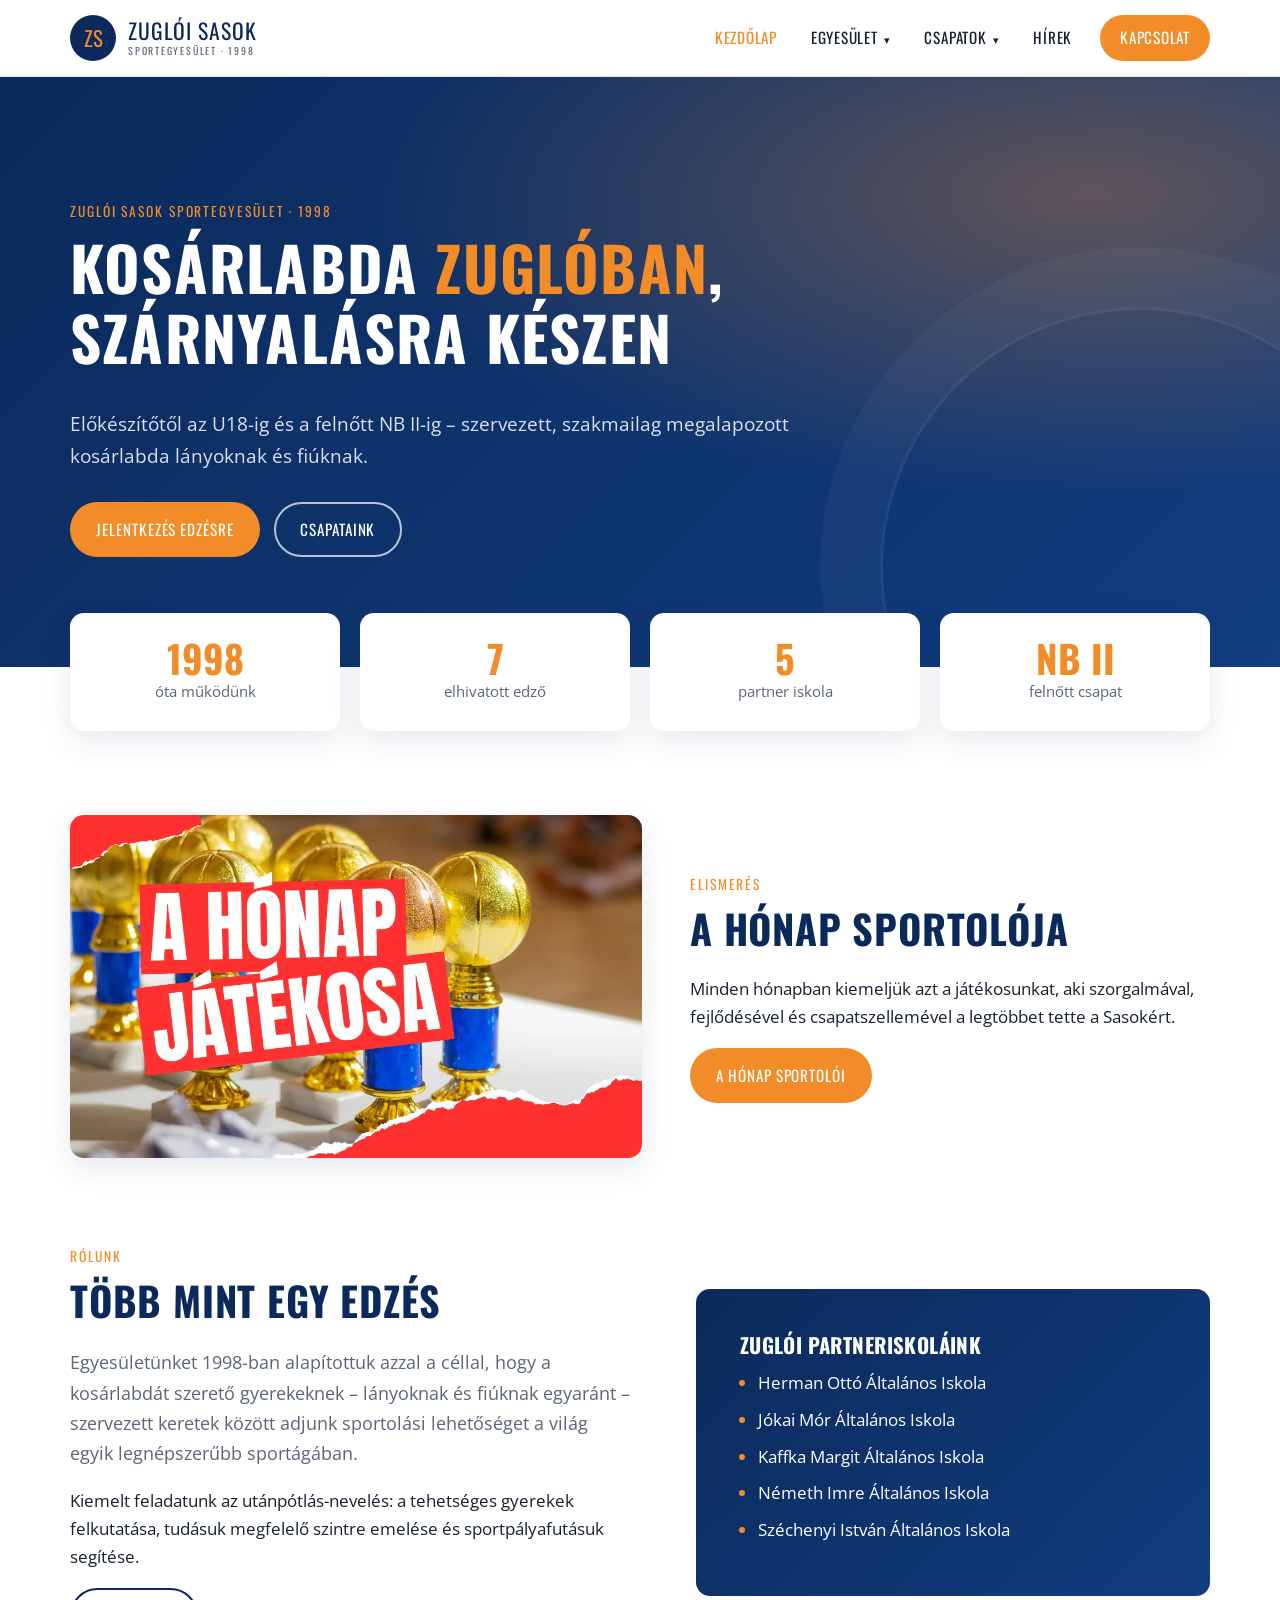
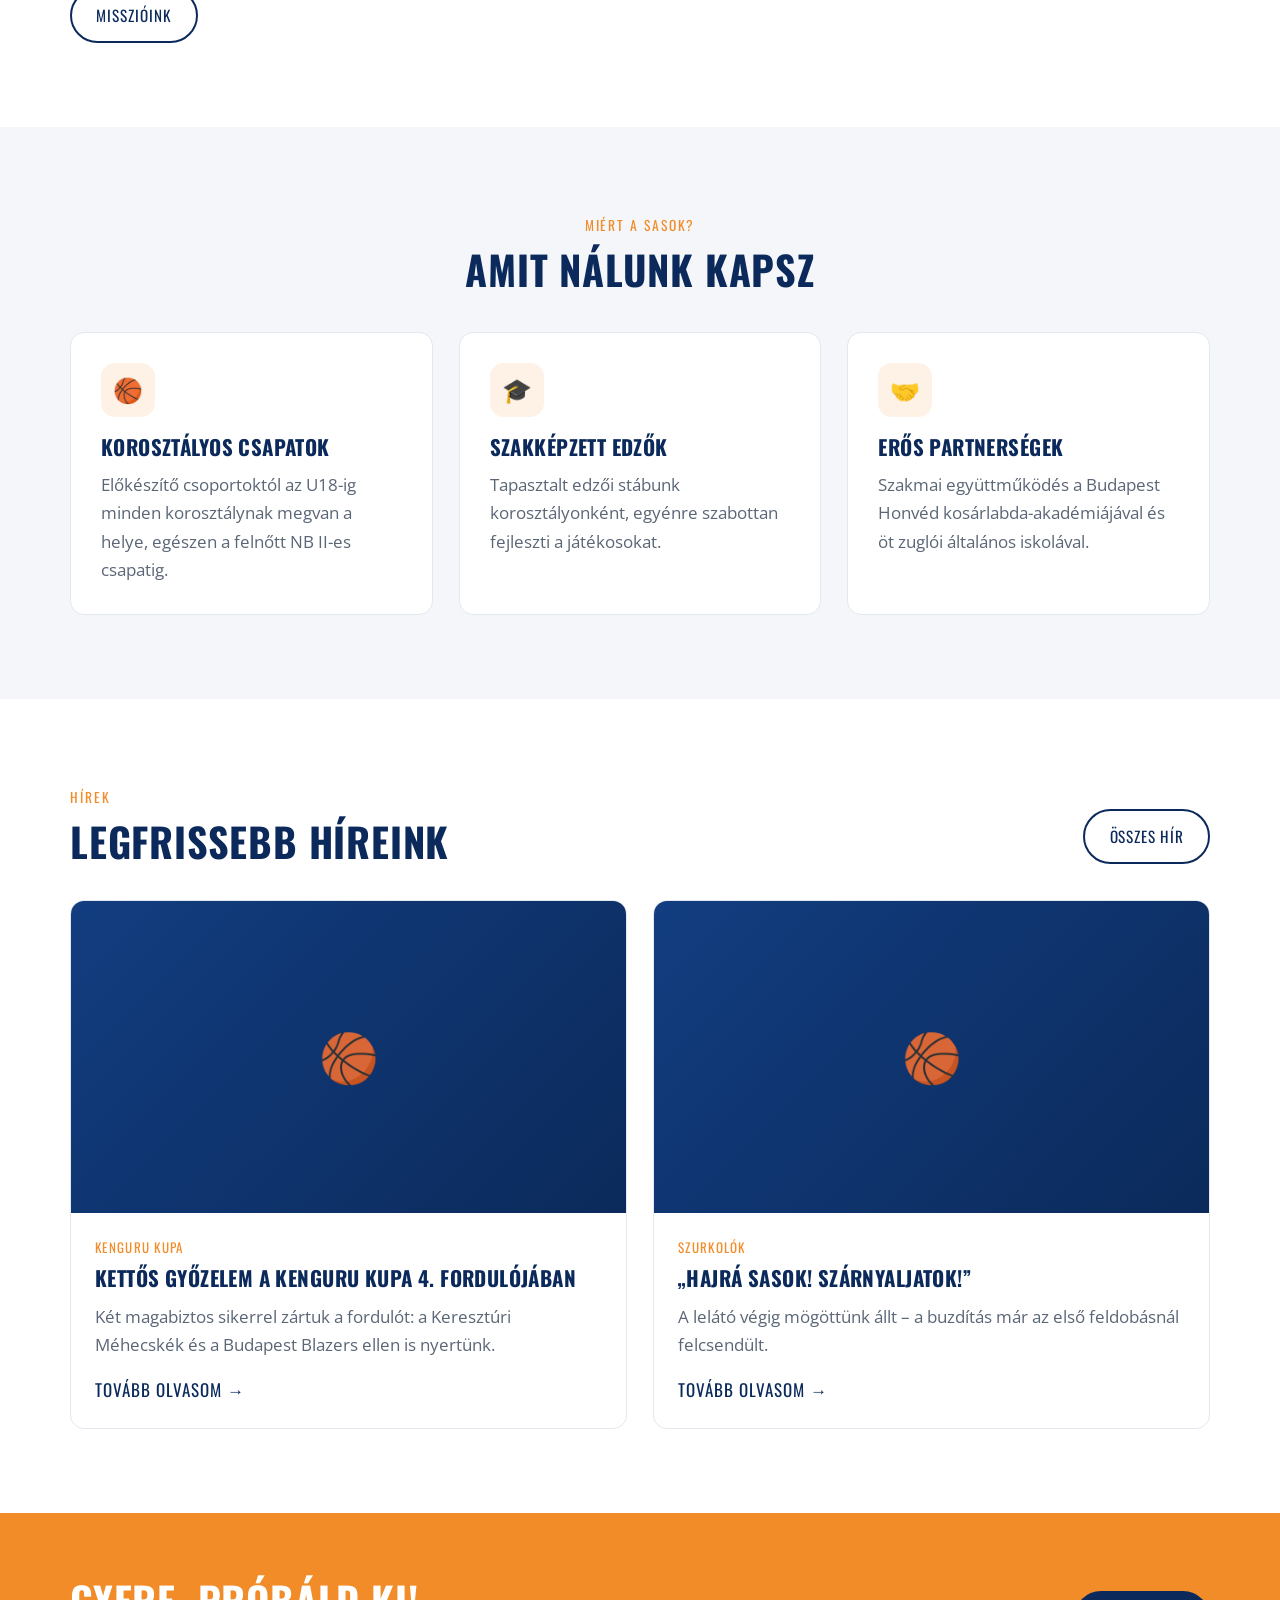
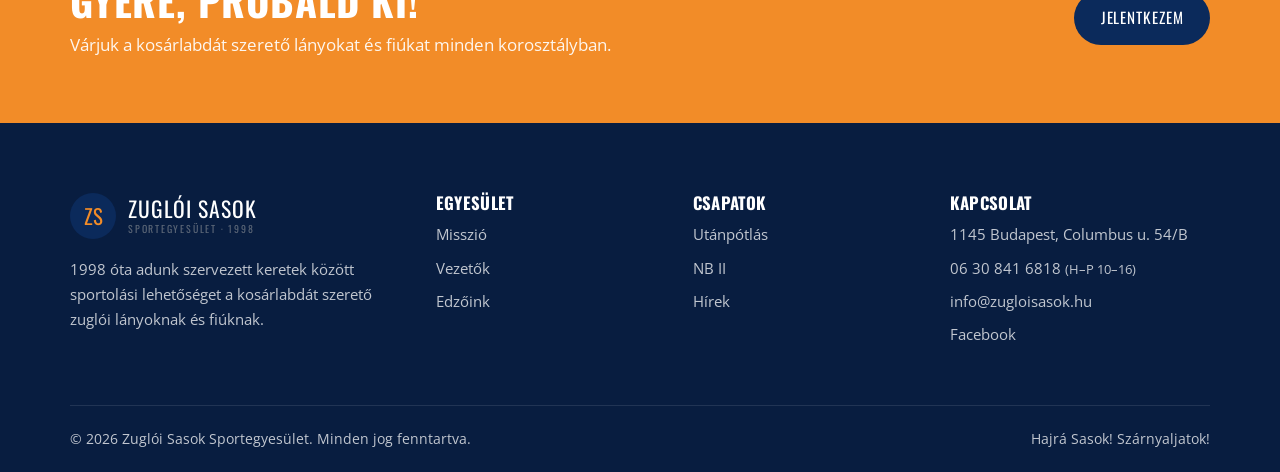
<file: index.html>
<!doctype html>
<html lang="hu">
<head>
<meta charset="utf-8">
<meta name="viewport" content="width=device-width, initial-scale=1">
<title>Kezdőlap – Zuglói Sasok</title>
<meta name="description" content="A Zuglói Sasok Sportegyesület 1998 óta neveli a zuglói kosárlabdázókat.">
<link rel="preconnect" href="https://fonts.googleapis.com">
<link rel="preconnect" href="https://fonts.gstatic.com" crossorigin>
<link href="https://fonts.googleapis.com/css2?family=Oswald:wght@400;500;600&family=Open+Sans:wght@400;600;700&display=swap" rel="stylesheet">
<link rel="stylesheet" href="assets/css/style.css">
</head>
<body>
<header class="site-header">
  <div class="container site-header__inner">
    <a class="logo" href="index.html" aria-label="Zuglói Sasok – kezdőlap"><span class="logo__mark">ZS</span><span class="logo__text">Zuglói Sasok<small>Sportegyesület · 1998</small></span></a>
    <button class="nav-toggle" aria-label="Menü" aria-expanded="false"><span></span><span></span><span></span></button>
    <nav class="nav" aria-label="Fő navigáció"><ul><li><a href="index.html" aria-current="page">Kezdőlap</a></li><li class="has-sub"><a href="misszio.html">Egyesület</a><ul class="sub"><li><a href="misszio.html">Misszió</a></li><li><a href="vezetok.html">Vezetők</a></li><li><a href="edzoink.html">Edzőink</a></li></ul></li><li class="has-sub"><a href="csapatok.html">Csapatok</a><ul class="sub"><li><a href="csapatok.html">Utánpótlás</a></li><li><a href="nb2.html">NB II</a></li></ul></li><li><a href="hirek.html">Hírek</a></li><li class="nav-cta"><a href="kapcsolat.html">Kapcsolat</a></li></ul></nav>
  </div>
</header>
<main>

<section class="hero"><div class="container"><div class="hero__inner">
  <span class="eyebrow">Zuglói Sasok Sportegyesület · 1998</span>
  <h1>Kosárlabda <em>Zuglóban</em>,<br>szárnyalásra készen</h1>
  <p>Előkészítőtől az U18-ig és a felnőtt NB II-ig – szervezett, szakmailag megalapozott kosárlabda lányoknak és fiúknak.</p>
  <div class="hero__actions"><a class="btn btn--accent" href="kapcsolat.html">Jelentkezés edzésre</a><a class="btn btn--ghost" href="csapatok.html">Csapataink</a></div>
</div></div></section>

<div class="container"><div class="stats">
  <div class="stat reveal"><strong>1998</strong><span>óta működünk</span></div>
  <div class="stat reveal"><strong>7</strong><span>elhivatott edző</span></div>
  <div class="stat reveal"><strong>5</strong><span>partner iskola</span></div>
  <div class="stat reveal"><strong>NB II</strong><span>felnőtt csapat</span></div>
</div></div>

<section class="section section--tight"><div class="container motm reveal">
  <a class="motm__img" href="https://zugloisasok.hu/honap-sportoloi/" target="_blank" rel="noopener"><img src="assets/img/honap_sportolo_banner.webp" width="1000" height="600" alt="A hónap játékosa" loading="lazy"></a>
  <div>
    <span class="eyebrow">Elismerés</span>
    <h2>A hónap sportolója</h2>
    <p>Minden hónapban kiemeljük azt a játékosunkat, aki szorgalmával, fejlődésével és csapatszellemével a legtöbbet tette a Sasokért.</p>
    <a class="btn btn--accent" href="https://zugloisasok.hu/honap-sportoloi/" target="_blank" rel="noopener">A hónap sportolói</a>
  </div>
</div></section>

<section class="section"><div class="container split">
  <div class="reveal">
    <span class="eyebrow">Rólunk</span>
    <h2>Több mint egy edzés</h2>
    <p class="lead">Egyesületünket 1998-ban alapítottuk azzal a céllal, hogy a kosárlabdát szerető gyerekeknek – lányoknak és fiúknak egyaránt – szervezett keretek között adjunk sportolási lehetőséget a világ egyik legnépszerűbb sportágában.</p>
    <p>Kiemelt feladatunk az utánpótlás-nevelés: a tehetséges gyerekek felkutatása, tudásuk megfelelő szintre emelése és sportpályafutásuk segítése.</p>
    <a class="btn btn--outline" href="misszio.html">Misszióink</a>
  </div>
  <div class="panel reveal">
    <h3>Zuglói partneriskoláink</h3>
    <ul>
      <li>Herman Ottó Általános Iskola</li>
      <li>Jókai Mór Általános Iskola</li>
      <li>Kaffka Margit Általános Iskola</li>
      <li>Németh Imre Általános Iskola</li>
      <li>Széchenyi István Általános Iskola</li>
    </ul>
  </div>
</div></section>

<section class="section section--soft"><div class="container">
  <div class="center reveal"><span class="eyebrow">Miért a Sasok?</span><h2>Amit nálunk kapsz</h2></div>
  <div class="grid grid--3" style="margin-top:40px">
    <div class="card reveal"><div class="card__icon">🏀</div><h3>Korosztályos csapatok</h3><p>Előkészítő csoportoktól az U18-ig minden korosztálynak megvan a helye, egészen a felnőtt NB II-es csapatig.</p></div>
    <div class="card reveal"><div class="card__icon">🎓</div><h3>Szakképzett edzők</h3><p>Tapasztalt edzői stábunk korosztályonként, egyénre szabottan fejleszti a játékosokat.</p></div>
    <div class="card reveal"><div class="card__icon">🤝</div><h3>Erős partnerségek</h3><p>Szakmai együttműködés a Budapest Honvéd kosárlabda-akadémiájával és öt zuglói általános iskolával.</p></div>
  </div>
</div></section>

<section class="section"><div class="container">
  <div class="reveal" style="display:flex;justify-content:space-between;align-items:end;flex-wrap:wrap;gap:16px">
    <div><span class="eyebrow">Hírek</span><h2 style="margin:0">Legfrissebb híreink</h2></div>
    <a class="btn btn--outline" href="hirek.html">Összes hír</a>
  </div>
  <div class="grid grid--2" style="margin-top:36px"><article class="post reveal"><a href="kettos-gyozelem-a-kenguru-kupa-4-fordulojaban.html" class="post__thumb" aria-hidden="true" tabindex="-1"></a>
<div class="post__body"><div class="post__meta">Kenguru Kupa</div><h3>Kettős győzelem a Kenguru Kupa 4. fordulójában</h3><p>Két magabiztos sikerrel zártuk a fordulót: a Keresztúri Méhecskék és a Budapest Blazers ellen is nyertünk.</p>
<a class="post__link" href="kettos-gyozelem-a-kenguru-kupa-4-fordulojaban.html">Tovább olvasom →</a></div></article><article class="post reveal"><a href="hajra-sasok-szarnyaljatok.html" class="post__thumb" aria-hidden="true" tabindex="-1"></a>
<div class="post__body"><div class="post__meta">Szurkolók</div><h3>„Hajrá Sasok! Szárnyaljatok!”</h3><p>A lelátó végig mögöttünk állt – a buzdítás már az első feldobásnál felcsendült.</p>
<a class="post__link" href="hajra-sasok-szarnyaljatok.html">Tovább olvasom →</a></div></article></div>
</div></section>
<section class="cta"><div class="container cta__inner">
  <div><h2>Gyere, próbáld ki!</h2><p>Várjuk a kosárlabdát szerető lányokat és fiúkat minden korosztályban.</p></div>
  <a class="btn" href="kapcsolat.html">Jelentkezem</a>
</div></section>

</main>
<footer class="site-footer">
  <div class="container">
    <div class="footer-grid">
      <div>
        <a class="logo" href="index.html" aria-label="Zuglói Sasok – kezdőlap"><span class="logo__mark">ZS</span><span class="logo__text">Zuglói Sasok<small>Sportegyesület · 1998</small></span></a>
        <p style="margin-top:18px">1998 óta adunk szervezett keretek között sportolási lehetőséget a kosárlabdát szerető zuglói lányoknak és fiúknak.</p>
      </div>
      <div>
        <h4>Egyesület</h4>
        <ul><li><a href="misszio.html">Misszió</a></li><li><a href="vezetok.html">Vezetők</a></li><li><a href="edzoink.html">Edzőink</a></li></ul>
      </div>
      <div>
        <h4>Csapatok</h4>
        <ul><li><a href="csapatok.html">Utánpótlás</a></li><li><a href="nb2.html">NB II</a></li><li><a href="hirek.html">Hírek</a></li></ul>
      </div>
      <div>
        <h4>Kapcsolat</h4>
        <ul>
          <li>1145 Budapest, Columbus u. 54/B</li>
          <li><a href="tel:+36308416818">06 30 841 6818</a> <small>(H–P 10–16)</small></li>
          <li><a href="mailto:info@zugloisasok.hu">info@zugloisasok.hu</a></li>
          <li><a href="https://www.facebook.com/zugloisasok/" target="_blank" rel="noopener">Facebook</a></li>
        </ul>
      </div>
    </div>
    <div class="footer-bottom">
      <span>© <span id="year">2026</span> Zuglói Sasok Sportegyesület. Minden jog fenntartva.</span>
      <span>Hajrá Sasok! Szárnyaljatok!</span>
    </div>
  </div>
</footer>
<script src="assets/js/main.js"></script>
</body>
</html>
</file>
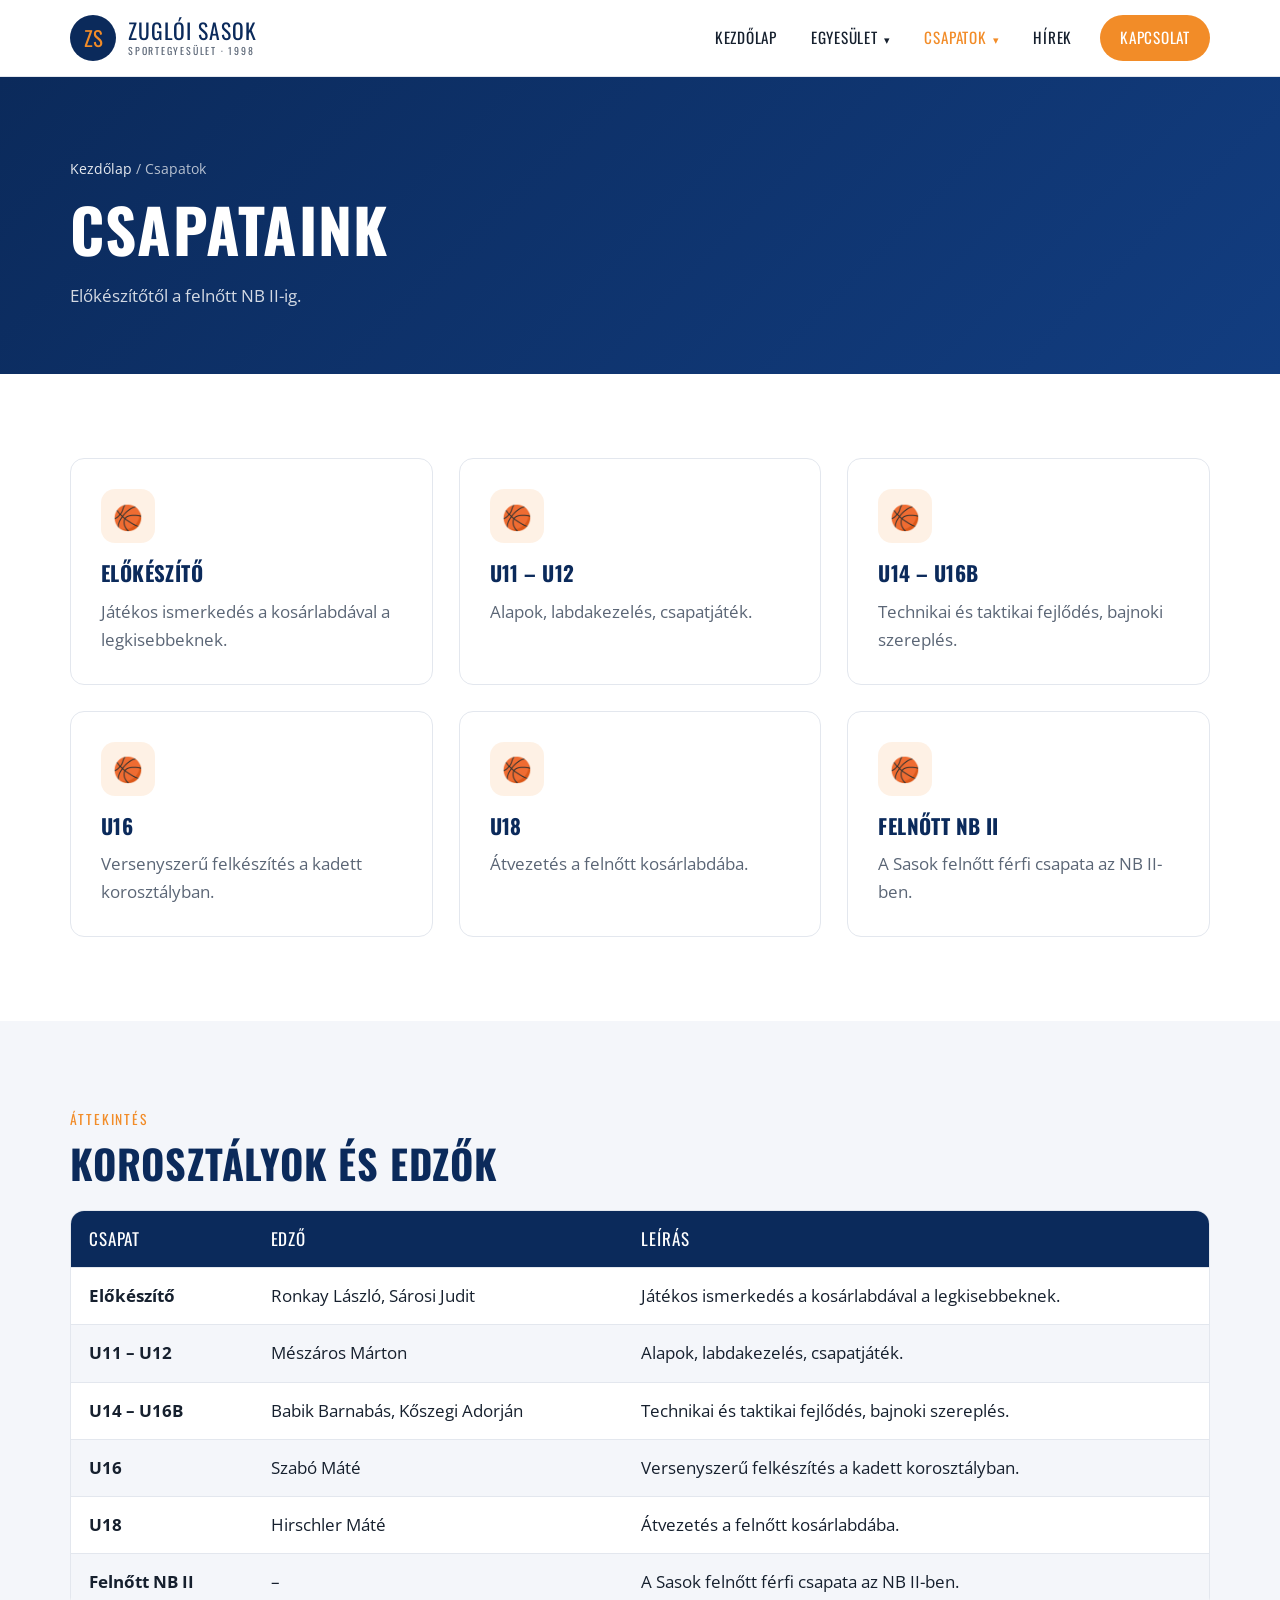
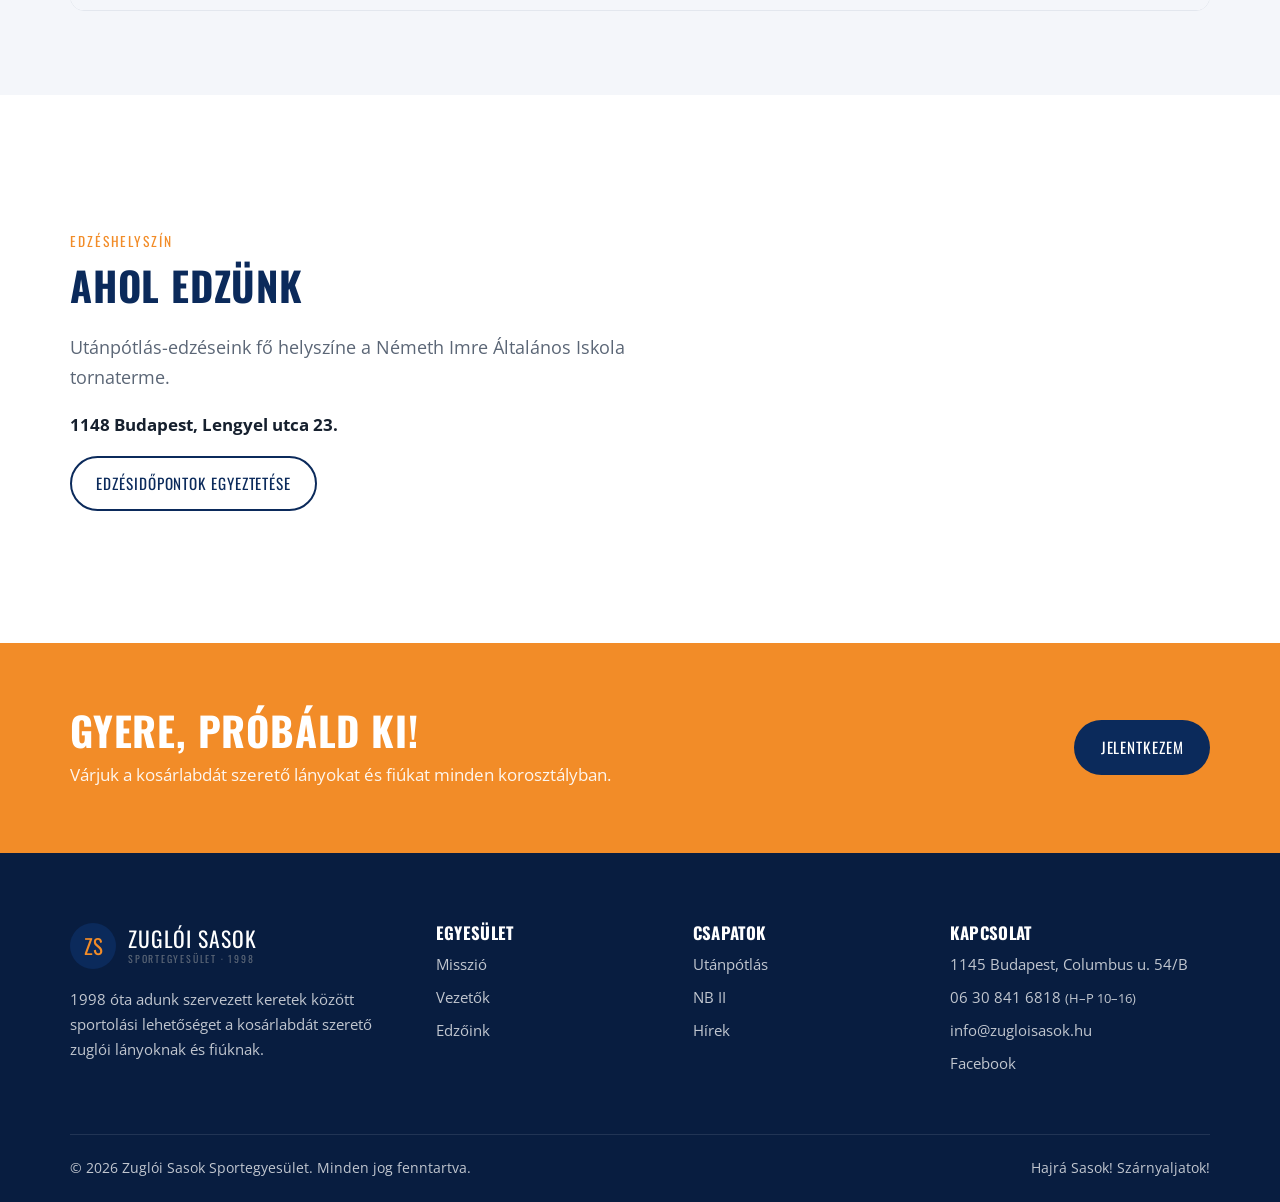
<file: csapatok.html>
<!doctype html>
<html lang="hu">
<head>
<meta charset="utf-8">
<meta name="viewport" content="width=device-width, initial-scale=1">
<title>Csapatok – Zuglói Sasok</title>
<meta name="description" content="A Zuglói Sasok korosztályos csapatai.">
<link rel="preconnect" href="https://fonts.googleapis.com">
<link rel="preconnect" href="https://fonts.gstatic.com" crossorigin>
<link href="https://fonts.googleapis.com/css2?family=Oswald:wght@400;500;600&family=Open+Sans:wght@400;600;700&display=swap" rel="stylesheet">
<link rel="stylesheet" href="assets/css/style.css">
</head>
<body>
<header class="site-header">
  <div class="container site-header__inner">
    <a class="logo" href="index.html" aria-label="Zuglói Sasok – kezdőlap"><span class="logo__mark">ZS</span><span class="logo__text">Zuglói Sasok<small>Sportegyesület · 1998</small></span></a>
    <button class="nav-toggle" aria-label="Menü" aria-expanded="false"><span></span><span></span><span></span></button>
    <nav class="nav" aria-label="Fő navigáció"><ul><li><a href="index.html">Kezdőlap</a></li><li class="has-sub"><a href="misszio.html">Egyesület</a><ul class="sub"><li><a href="misszio.html">Misszió</a></li><li><a href="vezetok.html">Vezetők</a></li><li><a href="edzoink.html">Edzőink</a></li></ul></li><li class="has-sub"><a href="csapatok.html" aria-current="page">Csapatok</a><ul class="sub"><li><a href="csapatok.html">Utánpótlás</a></li><li><a href="nb2.html">NB II</a></li></ul></li><li><a href="hirek.html">Hírek</a></li><li class="nav-cta"><a href="kapcsolat.html">Kapcsolat</a></li></ul></nav>
  </div>
</header>
<main>
<section class="page-hero"><div class="container">
  <div class="breadcrumb"><a href="index.html">Kezdőlap</a> / Csapatok</div>
  <h1>Csapataink</h1><p>Előkészítőtől a felnőtt NB II-ig.</p>
</div></section>
<section class="section"><div class="container">
  <div class="grid grid--3">
    <div class="card reveal"><div class="card__icon">🏀</div><h3>Előkészítő</h3><p>Játékos ismerkedés a kosárlabdával a legkisebbeknek.</p></div><div class="card reveal"><div class="card__icon">🏀</div><h3>U11 – U12</h3><p>Alapok, labdakezelés, csapatjáték.</p></div><div class="card reveal"><div class="card__icon">🏀</div><h3>U14 – U16B</h3><p>Technikai és taktikai fejlődés, bajnoki szereplés.</p></div><div class="card reveal"><div class="card__icon">🏀</div><h3>U16</h3><p>Versenyszerű felkészítés a kadett korosztályban.</p></div><div class="card reveal"><div class="card__icon">🏀</div><h3>U18</h3><p>Átvezetés a felnőtt kosárlabdába.</p></div><div class="card reveal"><div class="card__icon">🏀</div><h3>Felnőtt NB II</h3><p>A Sasok felnőtt férfi csapata az NB II-ben.</p></div>
  </div>
</div></section>
<section class="section section--soft"><div class="container">
  <div class="reveal"><span class="eyebrow">Áttekintés</span><h2>Korosztályok és edzők</h2></div>
  <div class="table-wrap reveal" style="margin-top:24px"><table>
    <thead><tr><th>Csapat</th><th>Edző</th><th>Leírás</th></tr></thead><tbody><tr><td><strong>Előkészítő</strong></td><td>Ronkay László, Sárosi Judit</td><td>Játékos ismerkedés a kosárlabdával a legkisebbeknek.</td></tr><tr><td><strong>U11 – U12</strong></td><td>Mészáros Márton</td><td>Alapok, labdakezelés, csapatjáték.</td></tr><tr><td><strong>U14 – U16B</strong></td><td>Babik Barnabás, Kőszegi Adorján</td><td>Technikai és taktikai fejlődés, bajnoki szereplés.</td></tr><tr><td><strong>U16</strong></td><td>Szabó Máté</td><td>Versenyszerű felkészítés a kadett korosztályban.</td></tr><tr><td><strong>U18</strong></td><td>Hirschler Máté</td><td>Átvezetés a felnőtt kosárlabdába.</td></tr><tr><td><strong>Felnőtt NB II</strong></td><td>–</td><td>A Sasok felnőtt férfi csapata az NB II-ben.</td></tr></tbody>
  </table></div>
</div></section>
<section class="section"><div class="container split">
  <div class="reveal"><span class="eyebrow">Edzéshelyszín</span><h2>Ahol edzünk</h2>
    <p class="lead">Utánpótlás-edzéseink fő helyszíne a Németh Imre Általános Iskola tornaterme.</p>
    <p><strong>1148 Budapest, Lengyel utca 23.</strong></p>
    <a class="btn btn--outline" href="kapcsolat.html">Edzésidőpontok egyeztetése</a></div>
  <iframe class="map reveal" loading="lazy" title="Németh Imre Általános Iskola" src="https://www.google.com/maps?q=1148+Budapest,+Lengyel+utca+23&output=embed"></iframe>
</div></section>
<section class="cta"><div class="container cta__inner">
  <div><h2>Gyere, próbáld ki!</h2><p>Várjuk a kosárlabdát szerető lányokat és fiúkat minden korosztályban.</p></div>
  <a class="btn" href="kapcsolat.html">Jelentkezem</a>
</div></section>

</main>
<footer class="site-footer">
  <div class="container">
    <div class="footer-grid">
      <div>
        <a class="logo" href="index.html" aria-label="Zuglói Sasok – kezdőlap"><span class="logo__mark">ZS</span><span class="logo__text">Zuglói Sasok<small>Sportegyesület · 1998</small></span></a>
        <p style="margin-top:18px">1998 óta adunk szervezett keretek között sportolási lehetőséget a kosárlabdát szerető zuglói lányoknak és fiúknak.</p>
      </div>
      <div>
        <h4>Egyesület</h4>
        <ul><li><a href="misszio.html">Misszió</a></li><li><a href="vezetok.html">Vezetők</a></li><li><a href="edzoink.html">Edzőink</a></li></ul>
      </div>
      <div>
        <h4>Csapatok</h4>
        <ul><li><a href="csapatok.html">Utánpótlás</a></li><li><a href="nb2.html">NB II</a></li><li><a href="hirek.html">Hírek</a></li></ul>
      </div>
      <div>
        <h4>Kapcsolat</h4>
        <ul>
          <li>1145 Budapest, Columbus u. 54/B</li>
          <li><a href="tel:+36308416818">06 30 841 6818</a> <small>(H–P 10–16)</small></li>
          <li><a href="mailto:info@zugloisasok.hu">info@zugloisasok.hu</a></li>
          <li><a href="https://www.facebook.com/zugloisasok/" target="_blank" rel="noopener">Facebook</a></li>
        </ul>
      </div>
    </div>
    <div class="footer-bottom">
      <span>© <span id="year">2026</span> Zuglói Sasok Sportegyesület. Minden jog fenntartva.</span>
      <span>Hajrá Sasok! Szárnyaljatok!</span>
    </div>
  </div>
</footer>
<script src="assets/js/main.js"></script>
</body>
</html>
</file>
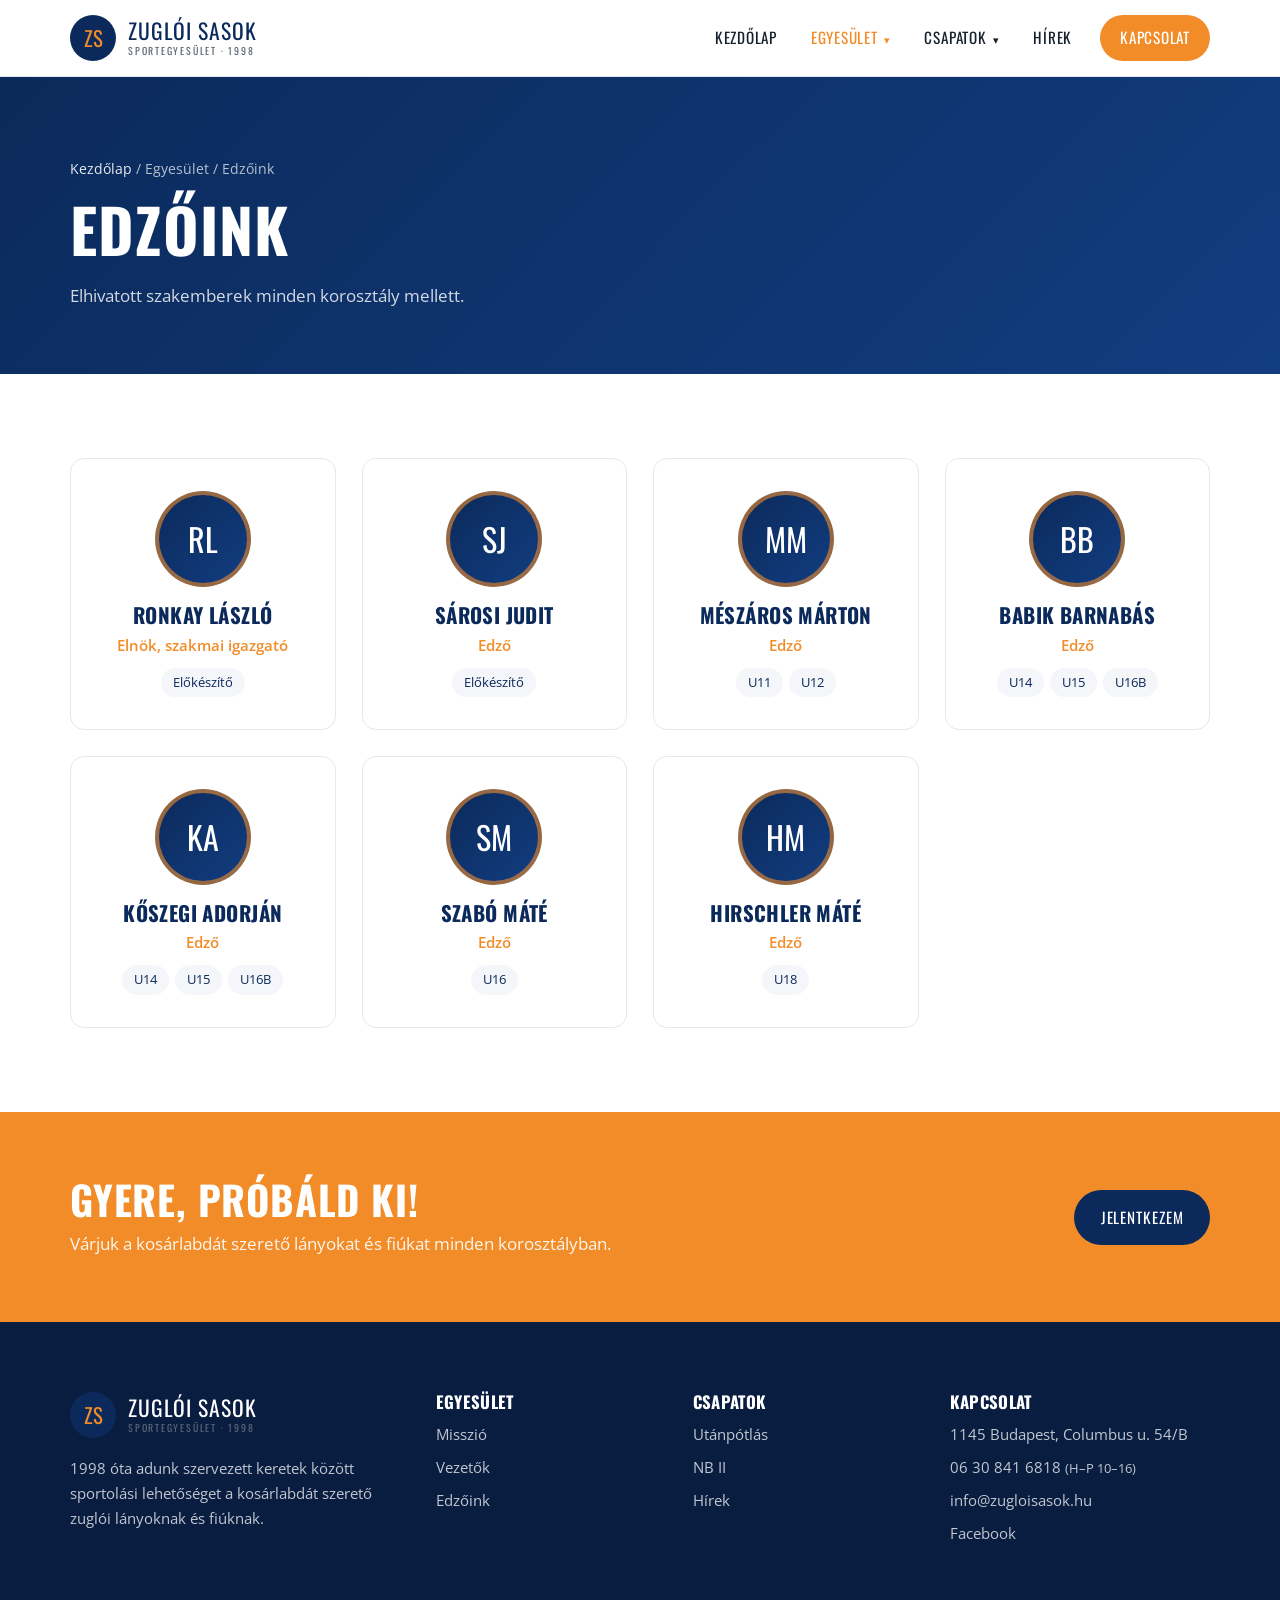
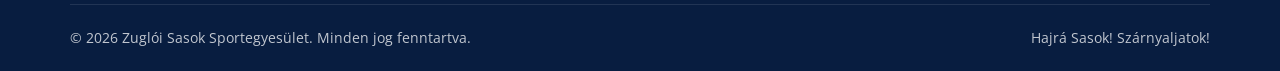
<file: edzoink.html>
<!doctype html>
<html lang="hu">
<head>
<meta charset="utf-8">
<meta name="viewport" content="width=device-width, initial-scale=1">
<title>Edzőink – Zuglói Sasok</title>
<meta name="description" content="A Zuglói Sasok edzői korosztályonként.">
<link rel="preconnect" href="https://fonts.googleapis.com">
<link rel="preconnect" href="https://fonts.gstatic.com" crossorigin>
<link href="https://fonts.googleapis.com/css2?family=Oswald:wght@400;500;600&family=Open+Sans:wght@400;600;700&display=swap" rel="stylesheet">
<link rel="stylesheet" href="assets/css/style.css">
</head>
<body>
<header class="site-header">
  <div class="container site-header__inner">
    <a class="logo" href="index.html" aria-label="Zuglói Sasok – kezdőlap"><span class="logo__mark">ZS</span><span class="logo__text">Zuglói Sasok<small>Sportegyesület · 1998</small></span></a>
    <button class="nav-toggle" aria-label="Menü" aria-expanded="false"><span></span><span></span><span></span></button>
    <nav class="nav" aria-label="Fő navigáció"><ul><li><a href="index.html">Kezdőlap</a></li><li class="has-sub"><a href="misszio.html" aria-current="page">Egyesület</a><ul class="sub"><li><a href="misszio.html">Misszió</a></li><li><a href="vezetok.html">Vezetők</a></li><li><a href="edzoink.html">Edzőink</a></li></ul></li><li class="has-sub"><a href="csapatok.html">Csapatok</a><ul class="sub"><li><a href="csapatok.html">Utánpótlás</a></li><li><a href="nb2.html">NB II</a></li></ul></li><li><a href="hirek.html">Hírek</a></li><li class="nav-cta"><a href="kapcsolat.html">Kapcsolat</a></li></ul></nav>
  </div>
</header>
<main>
<section class="page-hero"><div class="container">
  <div class="breadcrumb"><a href="index.html">Kezdőlap</a> / Egyesület / Edzőink</div>
  <h1>Edzőink</h1><p>Elhivatott szakemberek minden korosztály mellett.</p>
</div></section>
<section class="section"><div class="container">
  <div class="grid grid--4"><div class="person reveal"><div class="avatar">RL</div><h3>Ronkay László</h3><div class="role">Elnök, szakmai igazgató</div><span class="tag">Előkészítő</span></div><div class="person reveal"><div class="avatar">SJ</div><h3>Sárosi Judit</h3><div class="role">Edző</div><span class="tag">Előkészítő</span></div><div class="person reveal"><div class="avatar">MM</div><h3>Mészáros Márton</h3><div class="role">Edző</div><span class="tag">U11</span><span class="tag">U12</span></div><div class="person reveal"><div class="avatar">BB</div><h3>Babik Barnabás</h3><div class="role">Edző</div><span class="tag">U14</span><span class="tag">U15</span><span class="tag">U16B</span></div><div class="person reveal"><div class="avatar">KA</div><h3>Kőszegi Adorján</h3><div class="role">Edző</div><span class="tag">U14</span><span class="tag">U15</span><span class="tag">U16B</span></div><div class="person reveal"><div class="avatar">SM</div><h3>Szabó Máté</h3><div class="role">Edző</div><span class="tag">U16</span></div><div class="person reveal"><div class="avatar">HM</div><h3>Hirschler Máté</h3><div class="role">Edző</div><span class="tag">U18</span></div></div>
</div></section>
<section class="cta"><div class="container cta__inner">
  <div><h2>Gyere, próbáld ki!</h2><p>Várjuk a kosárlabdát szerető lányokat és fiúkat minden korosztályban.</p></div>
  <a class="btn" href="kapcsolat.html">Jelentkezem</a>
</div></section>

</main>
<footer class="site-footer">
  <div class="container">
    <div class="footer-grid">
      <div>
        <a class="logo" href="index.html" aria-label="Zuglói Sasok – kezdőlap"><span class="logo__mark">ZS</span><span class="logo__text">Zuglói Sasok<small>Sportegyesület · 1998</small></span></a>
        <p style="margin-top:18px">1998 óta adunk szervezett keretek között sportolási lehetőséget a kosárlabdát szerető zuglói lányoknak és fiúknak.</p>
      </div>
      <div>
        <h4>Egyesület</h4>
        <ul><li><a href="misszio.html">Misszió</a></li><li><a href="vezetok.html">Vezetők</a></li><li><a href="edzoink.html">Edzőink</a></li></ul>
      </div>
      <div>
        <h4>Csapatok</h4>
        <ul><li><a href="csapatok.html">Utánpótlás</a></li><li><a href="nb2.html">NB II</a></li><li><a href="hirek.html">Hírek</a></li></ul>
      </div>
      <div>
        <h4>Kapcsolat</h4>
        <ul>
          <li>1145 Budapest, Columbus u. 54/B</li>
          <li><a href="tel:+36308416818">06 30 841 6818</a> <small>(H–P 10–16)</small></li>
          <li><a href="mailto:info@zugloisasok.hu">info@zugloisasok.hu</a></li>
          <li><a href="https://www.facebook.com/zugloisasok/" target="_blank" rel="noopener">Facebook</a></li>
        </ul>
      </div>
    </div>
    <div class="footer-bottom">
      <span>© <span id="year">2026</span> Zuglói Sasok Sportegyesület. Minden jog fenntartva.</span>
      <span>Hajrá Sasok! Szárnyaljatok!</span>
    </div>
  </div>
</footer>
<script src="assets/js/main.js"></script>
</body>
</html>
</file>
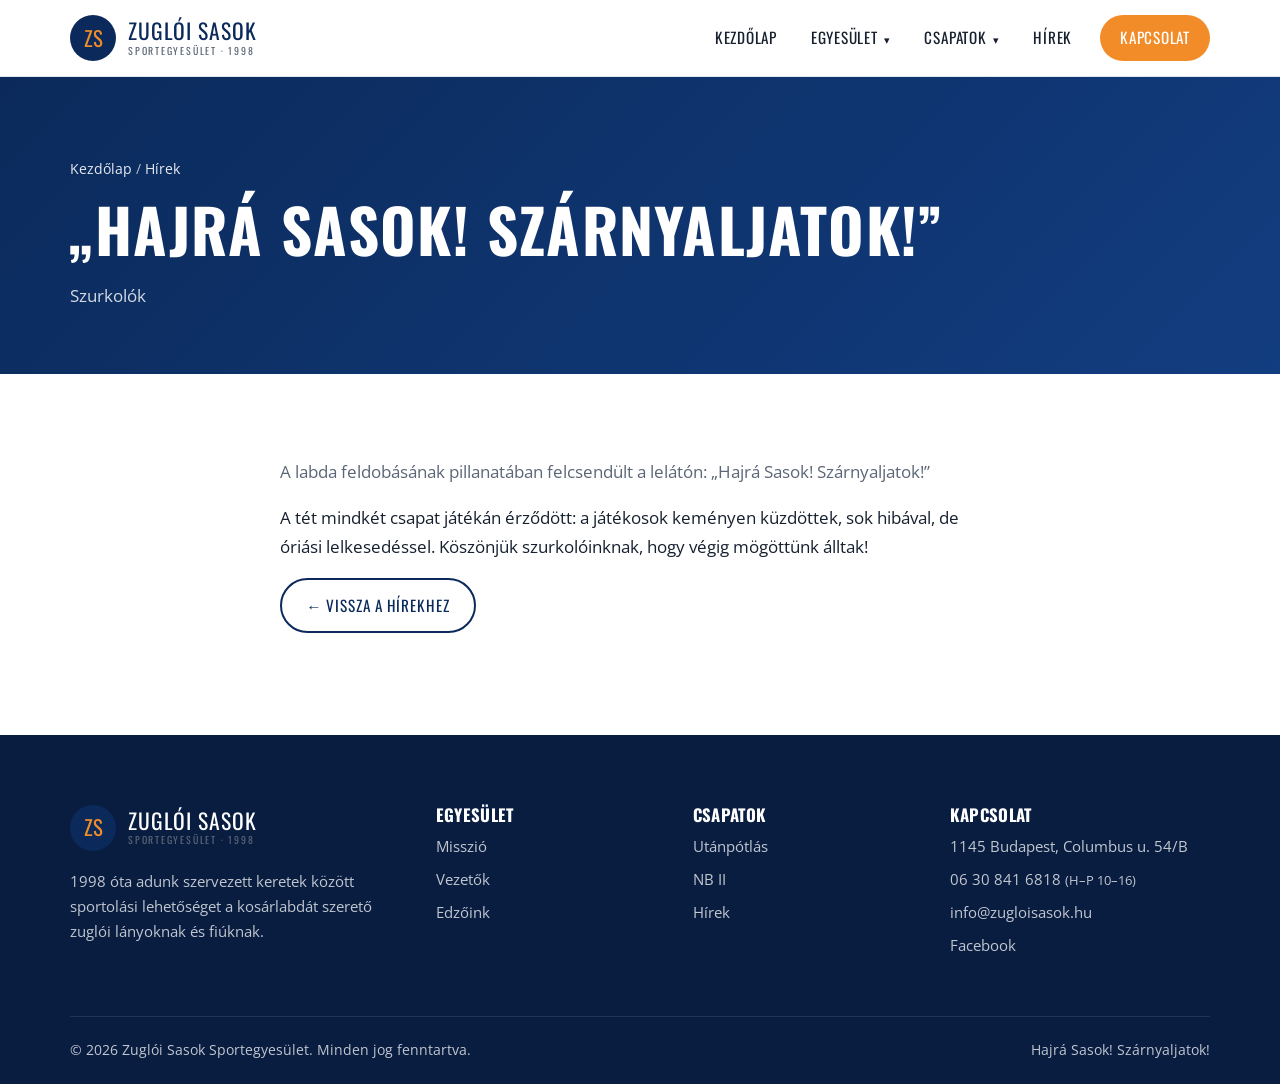
<file: hajra-sasok-szarnyaljatok.html>
<!doctype html>
<html lang="hu">
<head>
<meta charset="utf-8">
<meta name="viewport" content="width=device-width, initial-scale=1">
<title>„Hajrá Sasok! Szárnyaljatok!” – Zuglói Sasok</title>
<meta name="description" content="A lelátó végig mögöttünk állt – a buzdítás már az első feldobásnál felcsendült.">
<link rel="preconnect" href="https://fonts.googleapis.com">
<link rel="preconnect" href="https://fonts.gstatic.com" crossorigin>
<link href="https://fonts.googleapis.com/css2?family=Oswald:wght@400;500;600&family=Open+Sans:wght@400;600;700&display=swap" rel="stylesheet">
<link rel="stylesheet" href="assets/css/style.css">
</head>
<body>
<header class="site-header">
  <div class="container site-header__inner">
    <a class="logo" href="index.html" aria-label="Zuglói Sasok – kezdőlap"><span class="logo__mark">ZS</span><span class="logo__text">Zuglói Sasok<small>Sportegyesület · 1998</small></span></a>
    <button class="nav-toggle" aria-label="Menü" aria-expanded="false"><span></span><span></span><span></span></button>
    <nav class="nav" aria-label="Fő navigáció"><ul><li><a href="index.html">Kezdőlap</a></li><li class="has-sub"><a href="misszio.html">Egyesület</a><ul class="sub"><li><a href="misszio.html">Misszió</a></li><li><a href="vezetok.html">Vezetők</a></li><li><a href="edzoink.html">Edzőink</a></li></ul></li><li class="has-sub"><a href="csapatok.html">Csapatok</a><ul class="sub"><li><a href="csapatok.html">Utánpótlás</a></li><li><a href="nb2.html">NB II</a></li></ul></li><li><a href="hirek.html">Hírek</a></li><li class="nav-cta"><a href="kapcsolat.html">Kapcsolat</a></li></ul></nav>
  </div>
</header>
<main>
<section class="page-hero"><div class="container">
  <div class="breadcrumb"><a href="index.html">Kezdőlap</a> / <a href="hirek.html">Hírek</a></div>
  <h1>„Hajrá Sasok! Szárnyaljatok!”</h1><p>Szurkolók</p>
</div></section>
<section class="section"><div class="container article">
  <p class="lead">A labda feldobásának pillanatában felcsendült a lelátón: „Hajrá Sasok! Szárnyaljatok!”</p>
  <p>A tét mindkét csapat játékán érződött: a játékosok keményen küzdöttek, sok hibával, de óriási lelkesedéssel. Köszönjük szurkolóinknak, hogy végig mögöttünk álltak!</p>
  <p><a class="btn btn--outline" href="hirek.html">← Vissza a hírekhez</a></p>
</div></section>

</main>
<footer class="site-footer">
  <div class="container">
    <div class="footer-grid">
      <div>
        <a class="logo" href="index.html" aria-label="Zuglói Sasok – kezdőlap"><span class="logo__mark">ZS</span><span class="logo__text">Zuglói Sasok<small>Sportegyesület · 1998</small></span></a>
        <p style="margin-top:18px">1998 óta adunk szervezett keretek között sportolási lehetőséget a kosárlabdát szerető zuglói lányoknak és fiúknak.</p>
      </div>
      <div>
        <h4>Egyesület</h4>
        <ul><li><a href="misszio.html">Misszió</a></li><li><a href="vezetok.html">Vezetők</a></li><li><a href="edzoink.html">Edzőink</a></li></ul>
      </div>
      <div>
        <h4>Csapatok</h4>
        <ul><li><a href="csapatok.html">Utánpótlás</a></li><li><a href="nb2.html">NB II</a></li><li><a href="hirek.html">Hírek</a></li></ul>
      </div>
      <div>
        <h4>Kapcsolat</h4>
        <ul>
          <li>1145 Budapest, Columbus u. 54/B</li>
          <li><a href="tel:+36308416818">06 30 841 6818</a> <small>(H–P 10–16)</small></li>
          <li><a href="mailto:info@zugloisasok.hu">info@zugloisasok.hu</a></li>
          <li><a href="https://www.facebook.com/zugloisasok/" target="_blank" rel="noopener">Facebook</a></li>
        </ul>
      </div>
    </div>
    <div class="footer-bottom">
      <span>© <span id="year">2026</span> Zuglói Sasok Sportegyesület. Minden jog fenntartva.</span>
      <span>Hajrá Sasok! Szárnyaljatok!</span>
    </div>
  </div>
</footer>
<script src="assets/js/main.js"></script>
</body>
</html>
</file>
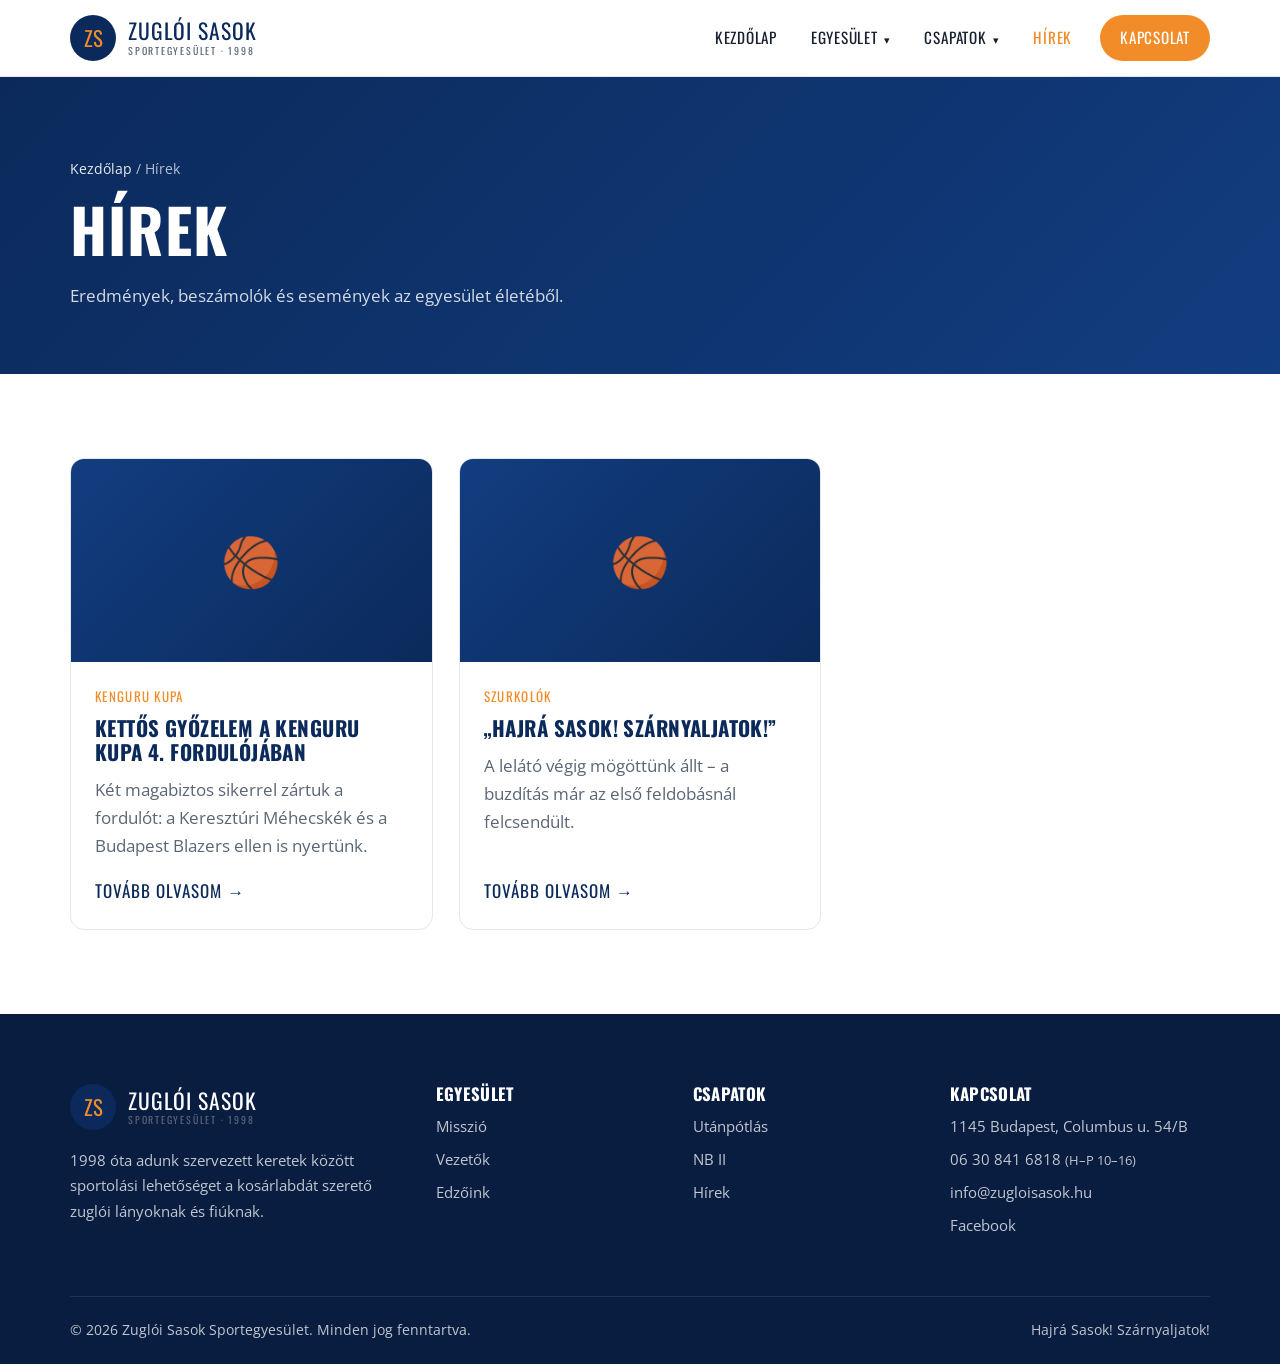
<file: hirek.html>
<!doctype html>
<html lang="hu">
<head>
<meta charset="utf-8">
<meta name="viewport" content="width=device-width, initial-scale=1">
<title>Hírek – Zuglói Sasok</title>
<meta name="description" content="A Zuglói Sasok hírei, eredményei.">
<link rel="preconnect" href="https://fonts.googleapis.com">
<link rel="preconnect" href="https://fonts.gstatic.com" crossorigin>
<link href="https://fonts.googleapis.com/css2?family=Oswald:wght@400;500;600&family=Open+Sans:wght@400;600;700&display=swap" rel="stylesheet">
<link rel="stylesheet" href="assets/css/style.css">
</head>
<body>
<header class="site-header">
  <div class="container site-header__inner">
    <a class="logo" href="index.html" aria-label="Zuglói Sasok – kezdőlap"><span class="logo__mark">ZS</span><span class="logo__text">Zuglói Sasok<small>Sportegyesület · 1998</small></span></a>
    <button class="nav-toggle" aria-label="Menü" aria-expanded="false"><span></span><span></span><span></span></button>
    <nav class="nav" aria-label="Fő navigáció"><ul><li><a href="index.html">Kezdőlap</a></li><li class="has-sub"><a href="misszio.html">Egyesület</a><ul class="sub"><li><a href="misszio.html">Misszió</a></li><li><a href="vezetok.html">Vezetők</a></li><li><a href="edzoink.html">Edzőink</a></li></ul></li><li class="has-sub"><a href="csapatok.html">Csapatok</a><ul class="sub"><li><a href="csapatok.html">Utánpótlás</a></li><li><a href="nb2.html">NB II</a></li></ul></li><li><a href="hirek.html" aria-current="page">Hírek</a></li><li class="nav-cta"><a href="kapcsolat.html">Kapcsolat</a></li></ul></nav>
  </div>
</header>
<main>
<section class="page-hero"><div class="container">
  <div class="breadcrumb"><a href="index.html">Kezdőlap</a> / Hírek</div>
  <h1>Hírek</h1><p>Eredmények, beszámolók és események az egyesület életéből.</p>
</div></section>
<section class="section"><div class="container">
  <div class="grid grid--3"><article class="post reveal"><a href="kettos-gyozelem-a-kenguru-kupa-4-fordulojaban.html" class="post__thumb" aria-hidden="true" tabindex="-1"></a>
<div class="post__body"><div class="post__meta">Kenguru Kupa</div><h3>Kettős győzelem a Kenguru Kupa 4. fordulójában</h3><p>Két magabiztos sikerrel zártuk a fordulót: a Keresztúri Méhecskék és a Budapest Blazers ellen is nyertünk.</p>
<a class="post__link" href="kettos-gyozelem-a-kenguru-kupa-4-fordulojaban.html">Tovább olvasom →</a></div></article><article class="post reveal"><a href="hajra-sasok-szarnyaljatok.html" class="post__thumb" aria-hidden="true" tabindex="-1"></a>
<div class="post__body"><div class="post__meta">Szurkolók</div><h3>„Hajrá Sasok! Szárnyaljatok!”</h3><p>A lelátó végig mögöttünk állt – a buzdítás már az első feldobásnál felcsendült.</p>
<a class="post__link" href="hajra-sasok-szarnyaljatok.html">Tovább olvasom →</a></div></article></div>
</div></section>

</main>
<footer class="site-footer">
  <div class="container">
    <div class="footer-grid">
      <div>
        <a class="logo" href="index.html" aria-label="Zuglói Sasok – kezdőlap"><span class="logo__mark">ZS</span><span class="logo__text">Zuglói Sasok<small>Sportegyesület · 1998</small></span></a>
        <p style="margin-top:18px">1998 óta adunk szervezett keretek között sportolási lehetőséget a kosárlabdát szerető zuglói lányoknak és fiúknak.</p>
      </div>
      <div>
        <h4>Egyesület</h4>
        <ul><li><a href="misszio.html">Misszió</a></li><li><a href="vezetok.html">Vezetők</a></li><li><a href="edzoink.html">Edzőink</a></li></ul>
      </div>
      <div>
        <h4>Csapatok</h4>
        <ul><li><a href="csapatok.html">Utánpótlás</a></li><li><a href="nb2.html">NB II</a></li><li><a href="hirek.html">Hírek</a></li></ul>
      </div>
      <div>
        <h4>Kapcsolat</h4>
        <ul>
          <li>1145 Budapest, Columbus u. 54/B</li>
          <li><a href="tel:+36308416818">06 30 841 6818</a> <small>(H–P 10–16)</small></li>
          <li><a href="mailto:info@zugloisasok.hu">info@zugloisasok.hu</a></li>
          <li><a href="https://www.facebook.com/zugloisasok/" target="_blank" rel="noopener">Facebook</a></li>
        </ul>
      </div>
    </div>
    <div class="footer-bottom">
      <span>© <span id="year">2026</span> Zuglói Sasok Sportegyesület. Minden jog fenntartva.</span>
      <span>Hajrá Sasok! Szárnyaljatok!</span>
    </div>
  </div>
</footer>
<script src="assets/js/main.js"></script>
</body>
</html>
</file>
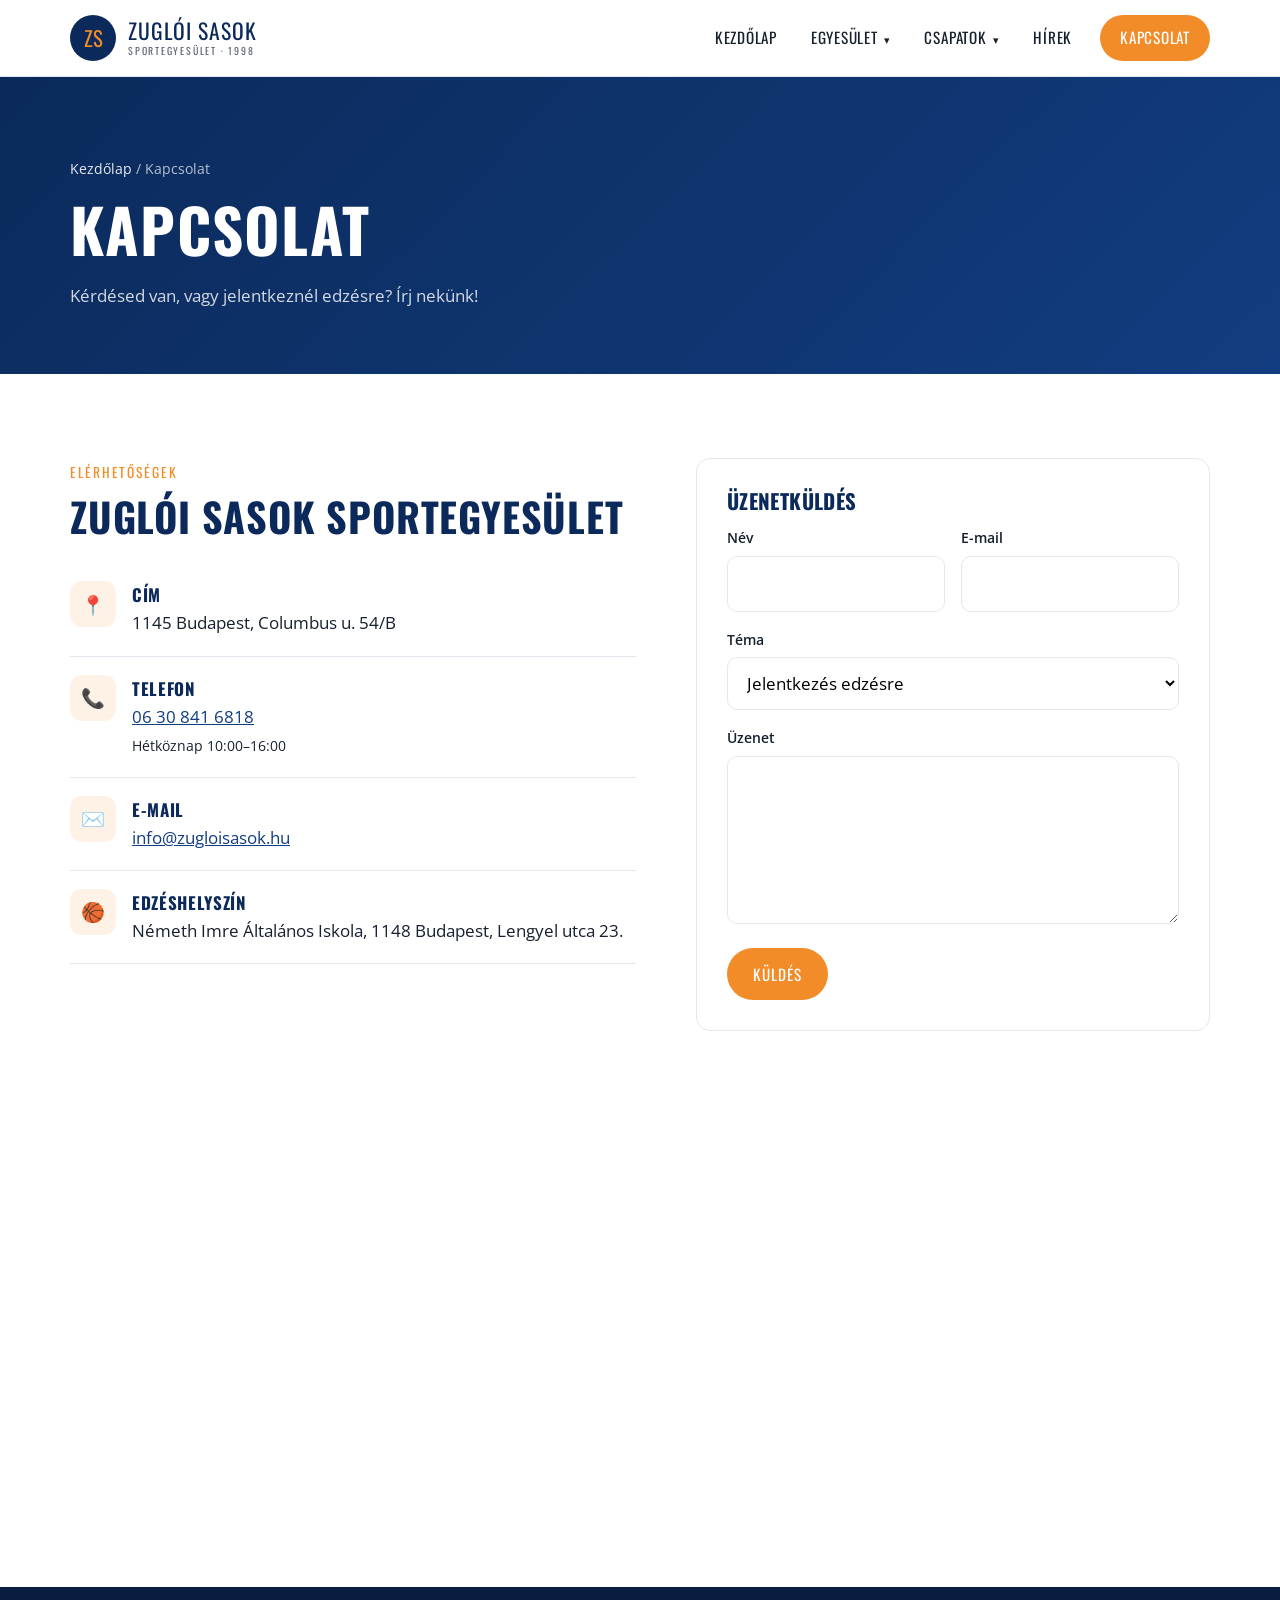
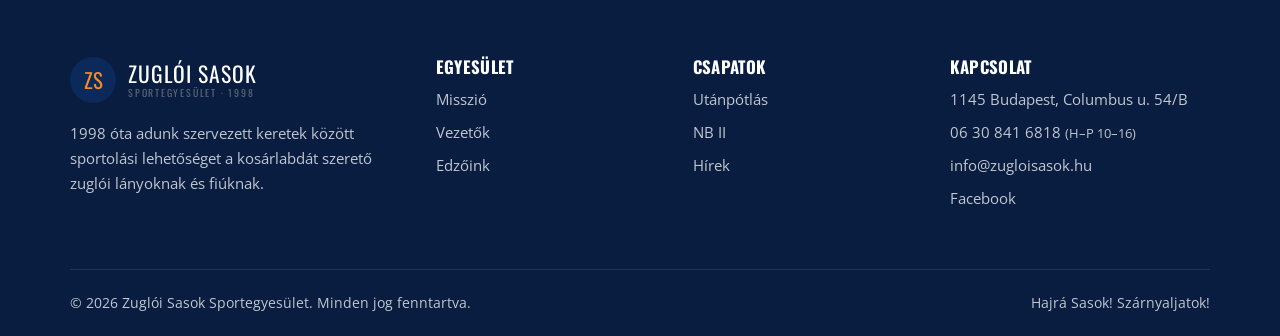
<file: kapcsolat.html>
<!doctype html>
<html lang="hu">
<head>
<meta charset="utf-8">
<meta name="viewport" content="width=device-width, initial-scale=1">
<title>Kapcsolat – Zuglói Sasok</title>
<meta name="description" content="Lépj kapcsolatba a Zuglói Sasok Sportegyesülettel.">
<link rel="preconnect" href="https://fonts.googleapis.com">
<link rel="preconnect" href="https://fonts.gstatic.com" crossorigin>
<link href="https://fonts.googleapis.com/css2?family=Oswald:wght@400;500;600&family=Open+Sans:wght@400;600;700&display=swap" rel="stylesheet">
<link rel="stylesheet" href="assets/css/style.css">
</head>
<body>
<header class="site-header">
  <div class="container site-header__inner">
    <a class="logo" href="index.html" aria-label="Zuglói Sasok – kezdőlap"><span class="logo__mark">ZS</span><span class="logo__text">Zuglói Sasok<small>Sportegyesület · 1998</small></span></a>
    <button class="nav-toggle" aria-label="Menü" aria-expanded="false"><span></span><span></span><span></span></button>
    <nav class="nav" aria-label="Fő navigáció"><ul><li><a href="index.html">Kezdőlap</a></li><li class="has-sub"><a href="misszio.html">Egyesület</a><ul class="sub"><li><a href="misszio.html">Misszió</a></li><li><a href="vezetok.html">Vezetők</a></li><li><a href="edzoink.html">Edzőink</a></li></ul></li><li class="has-sub"><a href="csapatok.html">Csapatok</a><ul class="sub"><li><a href="csapatok.html">Utánpótlás</a></li><li><a href="nb2.html">NB II</a></li></ul></li><li><a href="hirek.html">Hírek</a></li><li class="nav-cta"><a href="kapcsolat.html" aria-current="page">Kapcsolat</a></li></ul></nav>
  </div>
</header>
<main>
<section class="page-hero"><div class="container">
  <div class="breadcrumb"><a href="index.html">Kezdőlap</a> / Kapcsolat</div>
  <h1>Kapcsolat</h1><p>Kérdésed van, vagy jelentkeznél edzésre? Írj nekünk!</p>
</div></section>
<section class="section"><div class="container split" style="align-items:start">
  <div class="reveal">
    <span class="eyebrow">Elérhetőségek</span><h2>Zuglói Sasok Sportegyesület</h2>
    <ul class="contact-list">
      <li><span class="ic">📍</span><div><strong>Cím</strong>1145 Budapest, Columbus u. 54/B</div></li>
      <li><span class="ic">📞</span><div><strong>Telefon</strong><a href="tel:+36308416818">06 30 841 6818</a><br><small>Hétköznap 10:00–16:00</small></div></li>
      <li><span class="ic">✉️</span><div><strong>E-mail</strong><a href="mailto:info@zugloisasok.hu">info@zugloisasok.hu</a></div></li>
      <li><span class="ic">🏀</span><div><strong>Edzéshelyszín</strong>Németh Imre Általános Iskola, 1148 Budapest, Lengyel utca 23.</div></li>
    </ul>
  </div>
  <form class="card reveal" action="mailto:info@zugloisasok.hu" method="post" enctype="text/plain">
    <h3>Üzenetküldés</h3>
    <div class="row"><div><label for="nev">Név</label><input id="nev" name="Név" required></div>
    <div><label for="email">E-mail</label><input id="email" type="email" name="E-mail" required></div></div>
    <label for="tema">Téma</label>
    <select id="tema" name="Téma"><option>Jelentkezés edzésre</option><option>Általános kérdés</option><option>Támogatás, partnerség</option></select>
    <label for="uzenet">Üzenet</label><textarea id="uzenet" name="Üzenet" rows="5" required></textarea>
    <button class="btn btn--accent" type="submit">Küldés</button>
  </form>
</div></section>
<section class="section section--soft" style="padding-top:0;background:none"><div class="container">
  <iframe class="map" loading="lazy" title="Zuglói Sasok – térkép" src="https://www.google.com/maps?q=1145+Budapest,+Columbus+utca+54/B&output=embed"></iframe>
</div></section>

</main>
<footer class="site-footer">
  <div class="container">
    <div class="footer-grid">
      <div>
        <a class="logo" href="index.html" aria-label="Zuglói Sasok – kezdőlap"><span class="logo__mark">ZS</span><span class="logo__text">Zuglói Sasok<small>Sportegyesület · 1998</small></span></a>
        <p style="margin-top:18px">1998 óta adunk szervezett keretek között sportolási lehetőséget a kosárlabdát szerető zuglói lányoknak és fiúknak.</p>
      </div>
      <div>
        <h4>Egyesület</h4>
        <ul><li><a href="misszio.html">Misszió</a></li><li><a href="vezetok.html">Vezetők</a></li><li><a href="edzoink.html">Edzőink</a></li></ul>
      </div>
      <div>
        <h4>Csapatok</h4>
        <ul><li><a href="csapatok.html">Utánpótlás</a></li><li><a href="nb2.html">NB II</a></li><li><a href="hirek.html">Hírek</a></li></ul>
      </div>
      <div>
        <h4>Kapcsolat</h4>
        <ul>
          <li>1145 Budapest, Columbus u. 54/B</li>
          <li><a href="tel:+36308416818">06 30 841 6818</a> <small>(H–P 10–16)</small></li>
          <li><a href="mailto:info@zugloisasok.hu">info@zugloisasok.hu</a></li>
          <li><a href="https://www.facebook.com/zugloisasok/" target="_blank" rel="noopener">Facebook</a></li>
        </ul>
      </div>
    </div>
    <div class="footer-bottom">
      <span>© <span id="year">2026</span> Zuglói Sasok Sportegyesület. Minden jog fenntartva.</span>
      <span>Hajrá Sasok! Szárnyaljatok!</span>
    </div>
  </div>
</footer>
<script src="assets/js/main.js"></script>
</body>
</html>
</file>
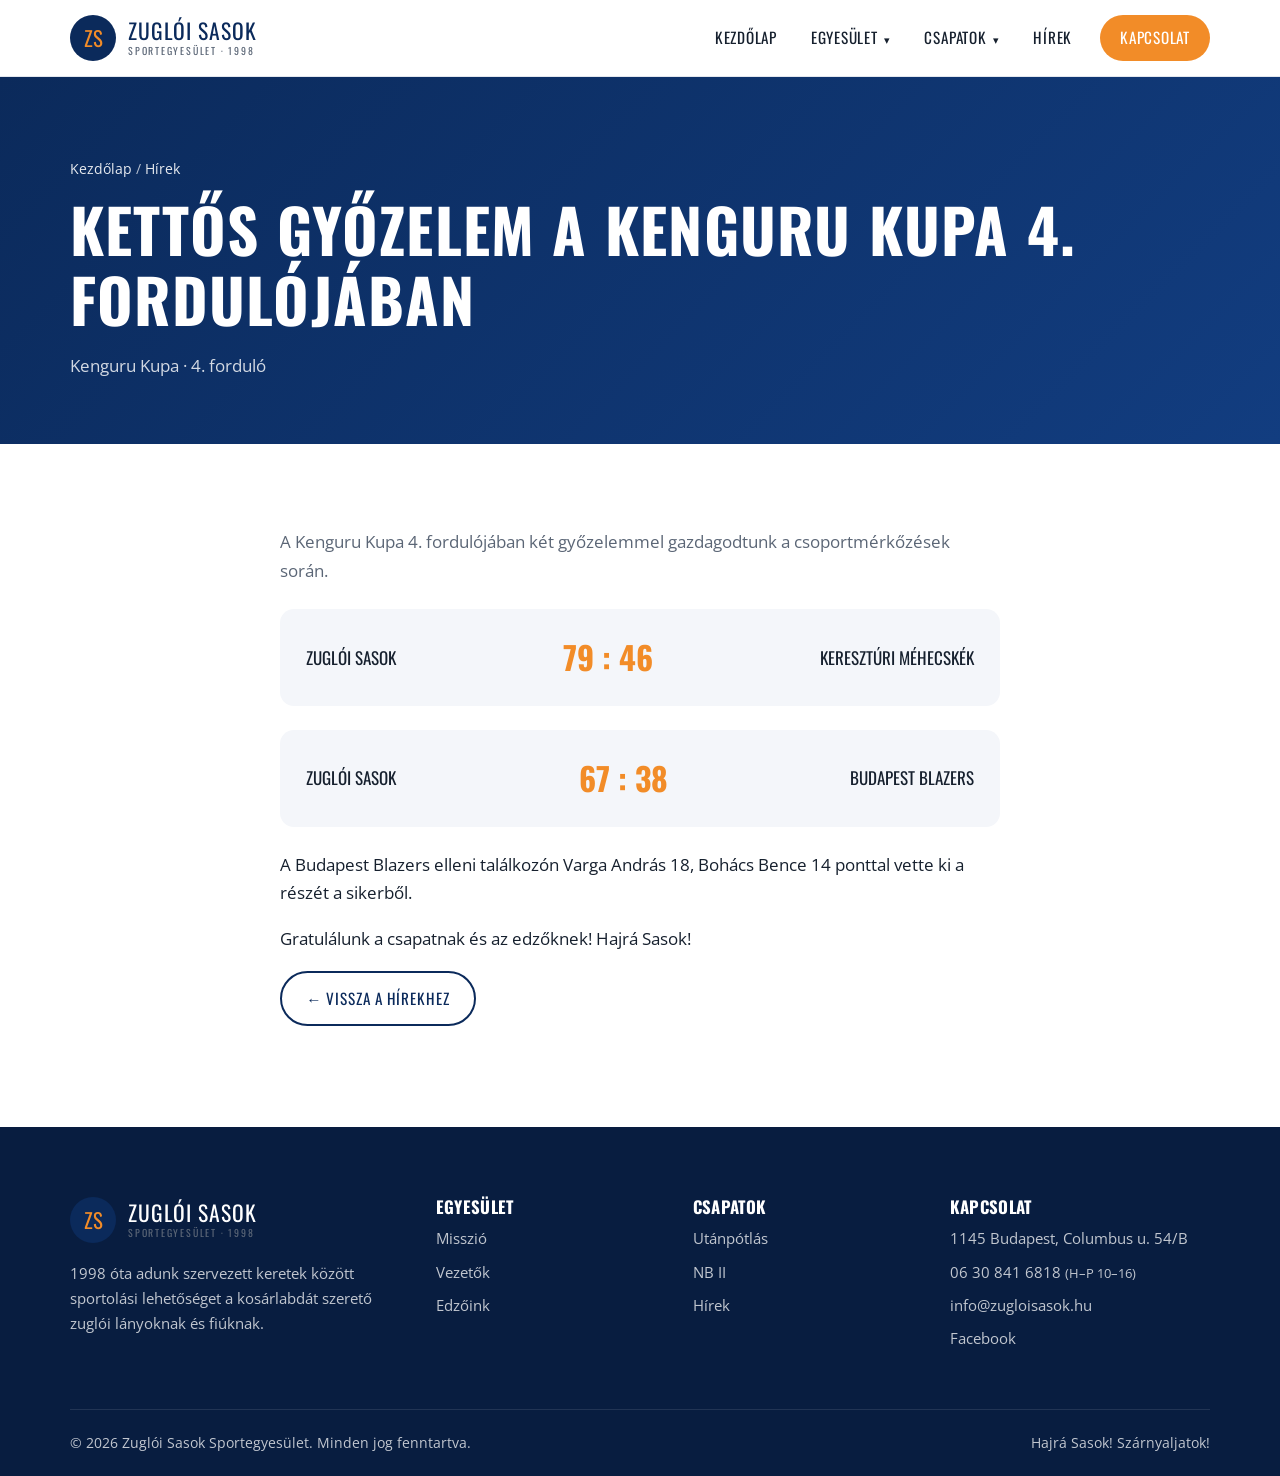
<file: kettos-gyozelem-a-kenguru-kupa-4-fordulojaban.html>
<!doctype html>
<html lang="hu">
<head>
<meta charset="utf-8">
<meta name="viewport" content="width=device-width, initial-scale=1">
<title>Kettős győzelem a Kenguru Kupa 4. fordulójában – Zuglói Sasok</title>
<meta name="description" content="Két magabiztos sikerrel zártuk a fordulót: a Keresztúri Méhecskék és a Budapest Blazers ellen is nyertünk.">
<link rel="preconnect" href="https://fonts.googleapis.com">
<link rel="preconnect" href="https://fonts.gstatic.com" crossorigin>
<link href="https://fonts.googleapis.com/css2?family=Oswald:wght@400;500;600&family=Open+Sans:wght@400;600;700&display=swap" rel="stylesheet">
<link rel="stylesheet" href="assets/css/style.css">
</head>
<body>
<header class="site-header">
  <div class="container site-header__inner">
    <a class="logo" href="index.html" aria-label="Zuglói Sasok – kezdőlap"><span class="logo__mark">ZS</span><span class="logo__text">Zuglói Sasok<small>Sportegyesület · 1998</small></span></a>
    <button class="nav-toggle" aria-label="Menü" aria-expanded="false"><span></span><span></span><span></span></button>
    <nav class="nav" aria-label="Fő navigáció"><ul><li><a href="index.html">Kezdőlap</a></li><li class="has-sub"><a href="misszio.html">Egyesület</a><ul class="sub"><li><a href="misszio.html">Misszió</a></li><li><a href="vezetok.html">Vezetők</a></li><li><a href="edzoink.html">Edzőink</a></li></ul></li><li class="has-sub"><a href="csapatok.html">Csapatok</a><ul class="sub"><li><a href="csapatok.html">Utánpótlás</a></li><li><a href="nb2.html">NB II</a></li></ul></li><li><a href="hirek.html">Hírek</a></li><li class="nav-cta"><a href="kapcsolat.html">Kapcsolat</a></li></ul></nav>
  </div>
</header>
<main>
<section class="page-hero"><div class="container">
  <div class="breadcrumb"><a href="index.html">Kezdőlap</a> / <a href="hirek.html">Hírek</a></div>
  <h1>Kettős győzelem a Kenguru Kupa 4. fordulójában</h1><p>Kenguru Kupa · 4. forduló</p>
</div></section>
<section class="section"><div class="container article">
  <p class="lead">A Kenguru Kupa 4. fordulójában két győzelemmel gazdagodtunk a csoportmérkőzések során.</p>
  <div class="score"><span>Zuglói Sasok</span><b>79 : 46</b><span>Keresztúri Méhecskék</span></div>
  <div class="score"><span>Zuglói Sasok</span><b>67 : 38</b><span>Budapest Blazers</span></div>
  <p>A Budapest Blazers elleni találkozón Varga András 18, Bohács Bence 14 ponttal vette ki a részét a sikerből.</p>
  <p>Gratulálunk a csapatnak és az edzőknek! Hajrá Sasok!</p>
  <p><a class="btn btn--outline" href="hirek.html">← Vissza a hírekhez</a></p>
</div></section>

</main>
<footer class="site-footer">
  <div class="container">
    <div class="footer-grid">
      <div>
        <a class="logo" href="index.html" aria-label="Zuglói Sasok – kezdőlap"><span class="logo__mark">ZS</span><span class="logo__text">Zuglói Sasok<small>Sportegyesület · 1998</small></span></a>
        <p style="margin-top:18px">1998 óta adunk szervezett keretek között sportolási lehetőséget a kosárlabdát szerető zuglói lányoknak és fiúknak.</p>
      </div>
      <div>
        <h4>Egyesület</h4>
        <ul><li><a href="misszio.html">Misszió</a></li><li><a href="vezetok.html">Vezetők</a></li><li><a href="edzoink.html">Edzőink</a></li></ul>
      </div>
      <div>
        <h4>Csapatok</h4>
        <ul><li><a href="csapatok.html">Utánpótlás</a></li><li><a href="nb2.html">NB II</a></li><li><a href="hirek.html">Hírek</a></li></ul>
      </div>
      <div>
        <h4>Kapcsolat</h4>
        <ul>
          <li>1145 Budapest, Columbus u. 54/B</li>
          <li><a href="tel:+36308416818">06 30 841 6818</a> <small>(H–P 10–16)</small></li>
          <li><a href="mailto:info@zugloisasok.hu">info@zugloisasok.hu</a></li>
          <li><a href="https://www.facebook.com/zugloisasok/" target="_blank" rel="noopener">Facebook</a></li>
        </ul>
      </div>
    </div>
    <div class="footer-bottom">
      <span>© <span id="year">2026</span> Zuglói Sasok Sportegyesület. Minden jog fenntartva.</span>
      <span>Hajrá Sasok! Szárnyaljatok!</span>
    </div>
  </div>
</footer>
<script src="assets/js/main.js"></script>
</body>
</html>
</file>
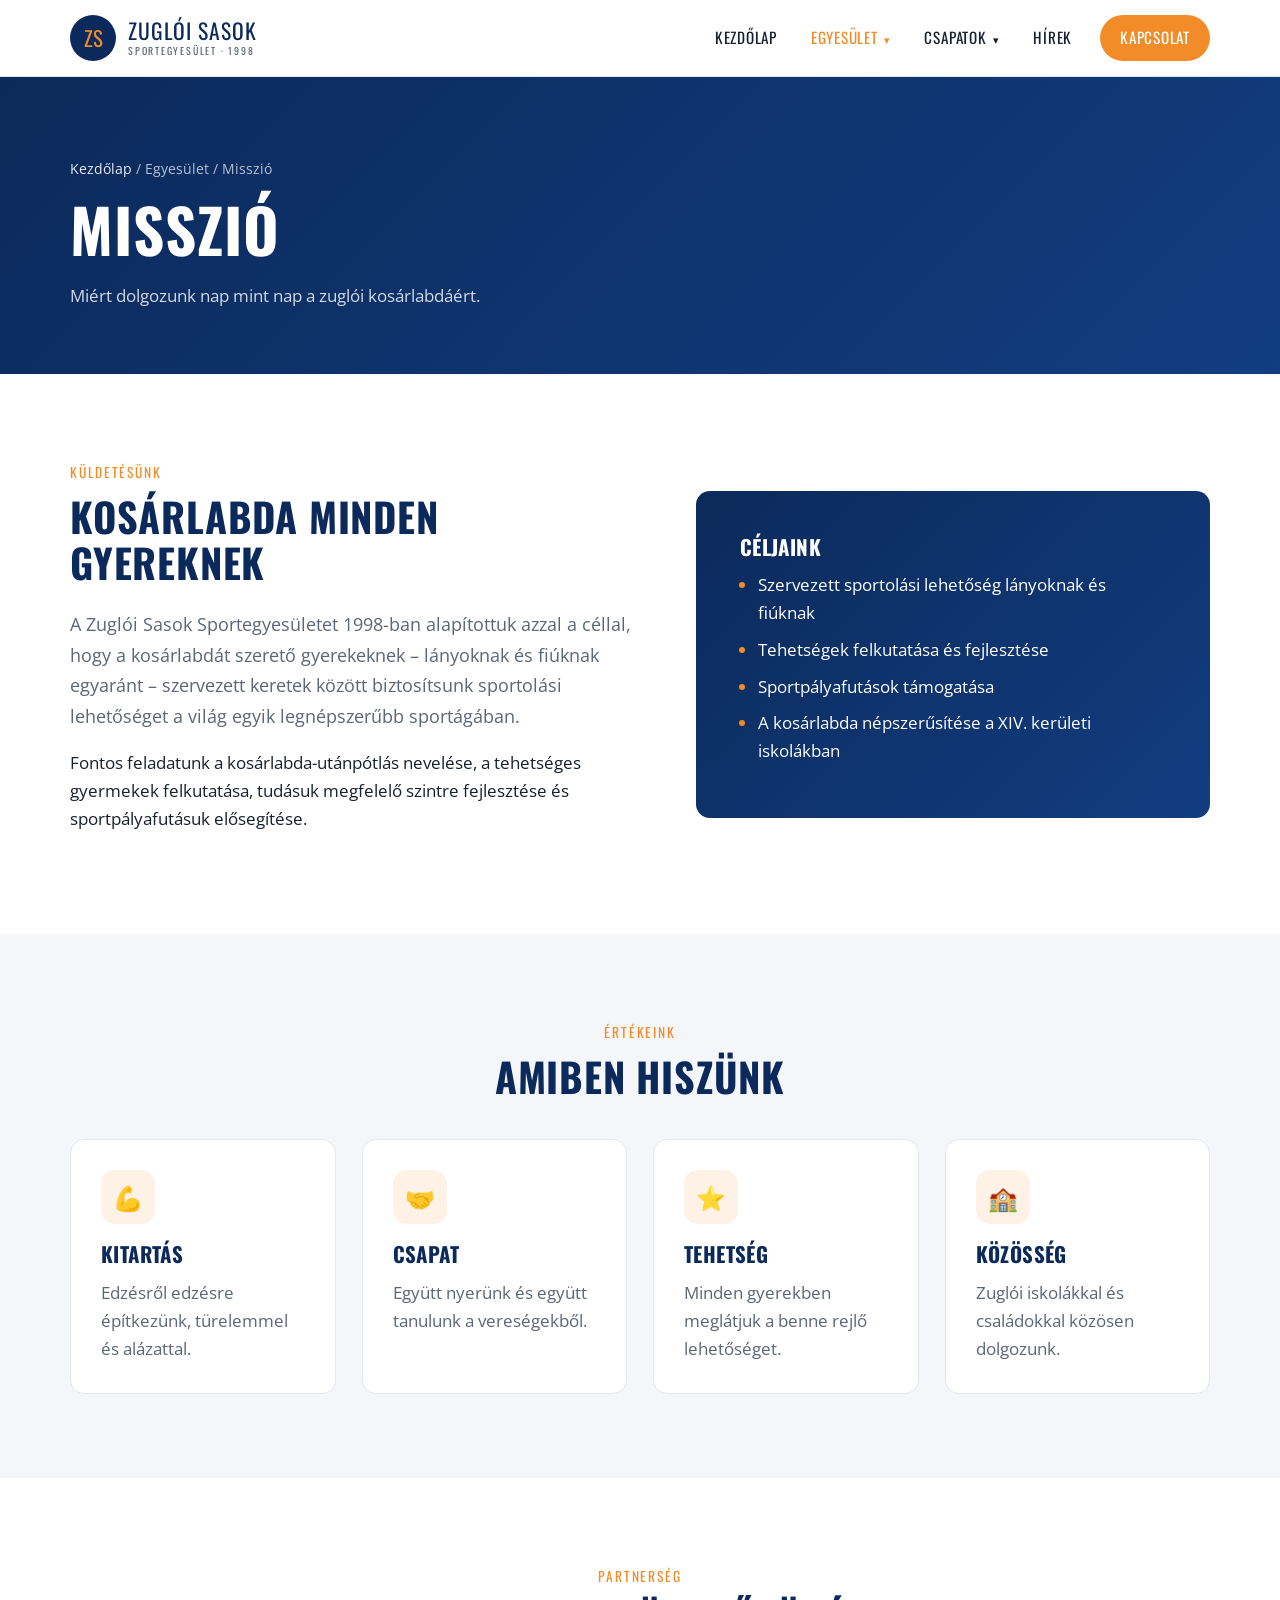
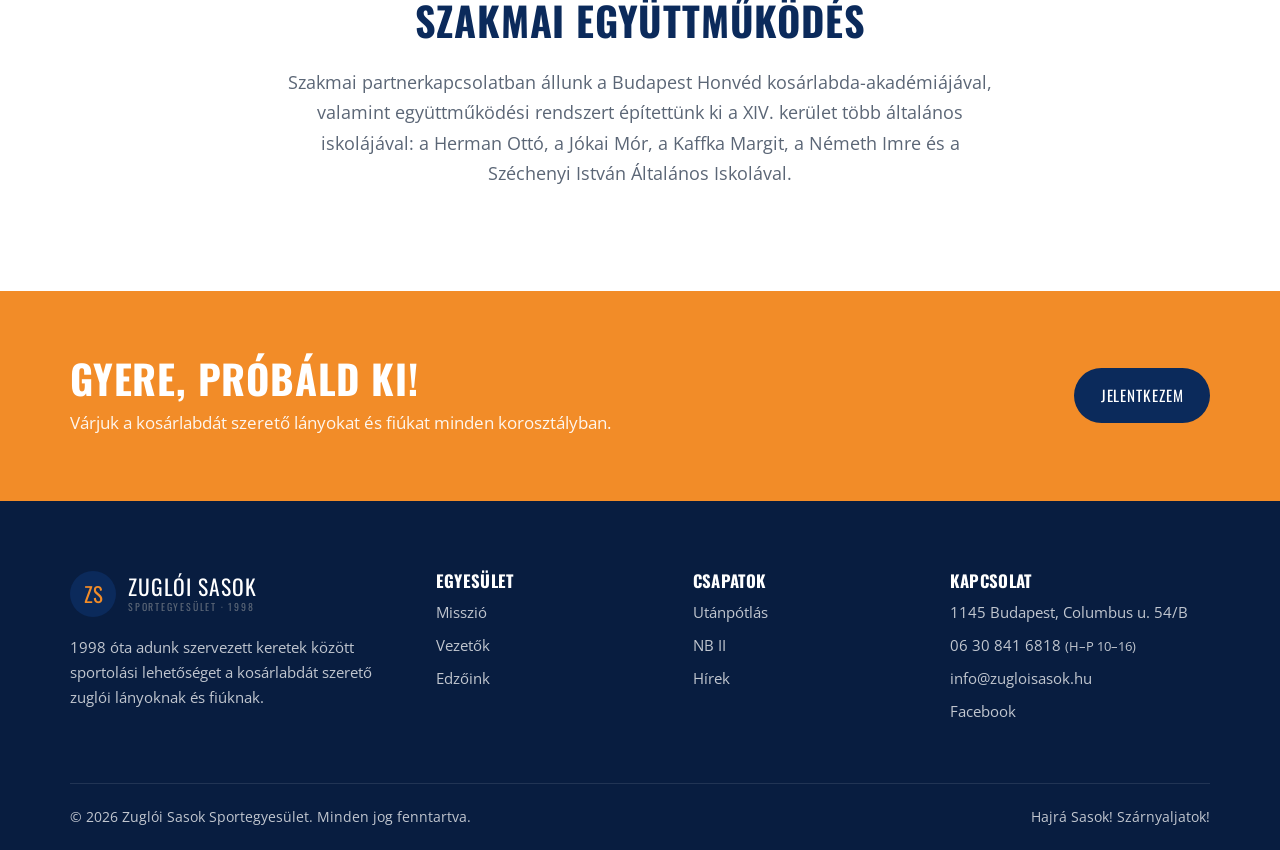
<file: misszio.html>
<!doctype html>
<html lang="hu">
<head>
<meta charset="utf-8">
<meta name="viewport" content="width=device-width, initial-scale=1">
<title>Misszió – Zuglói Sasok</title>
<meta name="description" content="A Zuglói Sasok Sportegyesület küldetése.">
<link rel="preconnect" href="https://fonts.googleapis.com">
<link rel="preconnect" href="https://fonts.gstatic.com" crossorigin>
<link href="https://fonts.googleapis.com/css2?family=Oswald:wght@400;500;600&family=Open+Sans:wght@400;600;700&display=swap" rel="stylesheet">
<link rel="stylesheet" href="assets/css/style.css">
</head>
<body>
<header class="site-header">
  <div class="container site-header__inner">
    <a class="logo" href="index.html" aria-label="Zuglói Sasok – kezdőlap"><span class="logo__mark">ZS</span><span class="logo__text">Zuglói Sasok<small>Sportegyesület · 1998</small></span></a>
    <button class="nav-toggle" aria-label="Menü" aria-expanded="false"><span></span><span></span><span></span></button>
    <nav class="nav" aria-label="Fő navigáció"><ul><li><a href="index.html">Kezdőlap</a></li><li class="has-sub"><a href="misszio.html" aria-current="page">Egyesület</a><ul class="sub"><li><a href="misszio.html">Misszió</a></li><li><a href="vezetok.html">Vezetők</a></li><li><a href="edzoink.html">Edzőink</a></li></ul></li><li class="has-sub"><a href="csapatok.html">Csapatok</a><ul class="sub"><li><a href="csapatok.html">Utánpótlás</a></li><li><a href="nb2.html">NB II</a></li></ul></li><li><a href="hirek.html">Hírek</a></li><li class="nav-cta"><a href="kapcsolat.html">Kapcsolat</a></li></ul></nav>
  </div>
</header>
<main>
<section class="page-hero"><div class="container">
  <div class="breadcrumb"><a href="index.html">Kezdőlap</a> / Egyesület / Misszió</div>
  <h1>Misszió</h1><p>Miért dolgozunk nap mint nap a zuglói kosárlabdáért.</p>
</div></section>
<section class="section"><div class="container split">
  <div class="reveal">
    <span class="eyebrow">Küldetésünk</span>
    <h2>Kosárlabda minden gyereknek</h2>
    <p class="lead">A Zuglói Sasok Sportegyesületet 1998-ban alapítottuk azzal a céllal, hogy a kosárlabdát szerető gyerekeknek – lányoknak és fiúknak egyaránt – szervezett keretek között biztosítsunk sportolási lehetőséget a világ egyik legnépszerűbb sportágában.</p>
    <p>Fontos feladatunk a kosárlabda-utánpótlás nevelése, a tehetséges gyermekek felkutatása, tudásuk megfelelő szintre fejlesztése és sportpályafutásuk elősegítése.</p>
  </div>
  <div class="panel reveal">
    <h3>Céljaink</h3>
    <ul>
      <li>Szervezett sportolási lehetőség lányoknak és fiúknak</li>
      <li>Tehetségek felkutatása és fejlesztése</li>
      <li>Sportpályafutások támogatása</li>
      <li>A kosárlabda népszerűsítése a XIV. kerületi iskolákban</li>
    </ul>
  </div>
</div></section>
<section class="section section--soft"><div class="container">
  <div class="center reveal"><span class="eyebrow">Értékeink</span><h2>Amiben hiszünk</h2></div>
  <div class="grid grid--4" style="margin-top:40px">
    <div class="card reveal"><div class="card__icon">💪</div><h3>Kitartás</h3><p>Edzésről edzésre építkezünk, türelemmel és alázattal.</p></div>
    <div class="card reveal"><div class="card__icon">🤝</div><h3>Csapat</h3><p>Együtt nyerünk és együtt tanulunk a vereségekből.</p></div>
    <div class="card reveal"><div class="card__icon">⭐</div><h3>Tehetség</h3><p>Minden gyerekben meglátjuk a benne rejlő lehetőséget.</p></div>
    <div class="card reveal"><div class="card__icon">🏫</div><h3>Közösség</h3><p>Zuglói iskolákkal és családokkal közösen dolgozunk.</p></div>
  </div>
</div></section>
<section class="section"><div class="container center reveal">
  <span class="eyebrow">Partnerség</span><h2>Szakmai együttműködés</h2>
  <p class="lead">Szakmai partnerkapcsolatban állunk a Budapest Honvéd kosárlabda-akadémiájával, valamint együttműködési rendszert építettünk ki a XIV. kerület több általános iskolájával: a Herman Ottó, a Jókai Mór, a Kaffka Margit, a Németh Imre és a Széchenyi István Általános Iskolával.</p>
</div></section>
<section class="cta"><div class="container cta__inner">
  <div><h2>Gyere, próbáld ki!</h2><p>Várjuk a kosárlabdát szerető lányokat és fiúkat minden korosztályban.</p></div>
  <a class="btn" href="kapcsolat.html">Jelentkezem</a>
</div></section>

</main>
<footer class="site-footer">
  <div class="container">
    <div class="footer-grid">
      <div>
        <a class="logo" href="index.html" aria-label="Zuglói Sasok – kezdőlap"><span class="logo__mark">ZS</span><span class="logo__text">Zuglói Sasok<small>Sportegyesület · 1998</small></span></a>
        <p style="margin-top:18px">1998 óta adunk szervezett keretek között sportolási lehetőséget a kosárlabdát szerető zuglói lányoknak és fiúknak.</p>
      </div>
      <div>
        <h4>Egyesület</h4>
        <ul><li><a href="misszio.html">Misszió</a></li><li><a href="vezetok.html">Vezetők</a></li><li><a href="edzoink.html">Edzőink</a></li></ul>
      </div>
      <div>
        <h4>Csapatok</h4>
        <ul><li><a href="csapatok.html">Utánpótlás</a></li><li><a href="nb2.html">NB II</a></li><li><a href="hirek.html">Hírek</a></li></ul>
      </div>
      <div>
        <h4>Kapcsolat</h4>
        <ul>
          <li>1145 Budapest, Columbus u. 54/B</li>
          <li><a href="tel:+36308416818">06 30 841 6818</a> <small>(H–P 10–16)</small></li>
          <li><a href="mailto:info@zugloisasok.hu">info@zugloisasok.hu</a></li>
          <li><a href="https://www.facebook.com/zugloisasok/" target="_blank" rel="noopener">Facebook</a></li>
        </ul>
      </div>
    </div>
    <div class="footer-bottom">
      <span>© <span id="year">2026</span> Zuglói Sasok Sportegyesület. Minden jog fenntartva.</span>
      <span>Hajrá Sasok! Szárnyaljatok!</span>
    </div>
  </div>
</footer>
<script src="assets/js/main.js"></script>
</body>
</html>
</file>
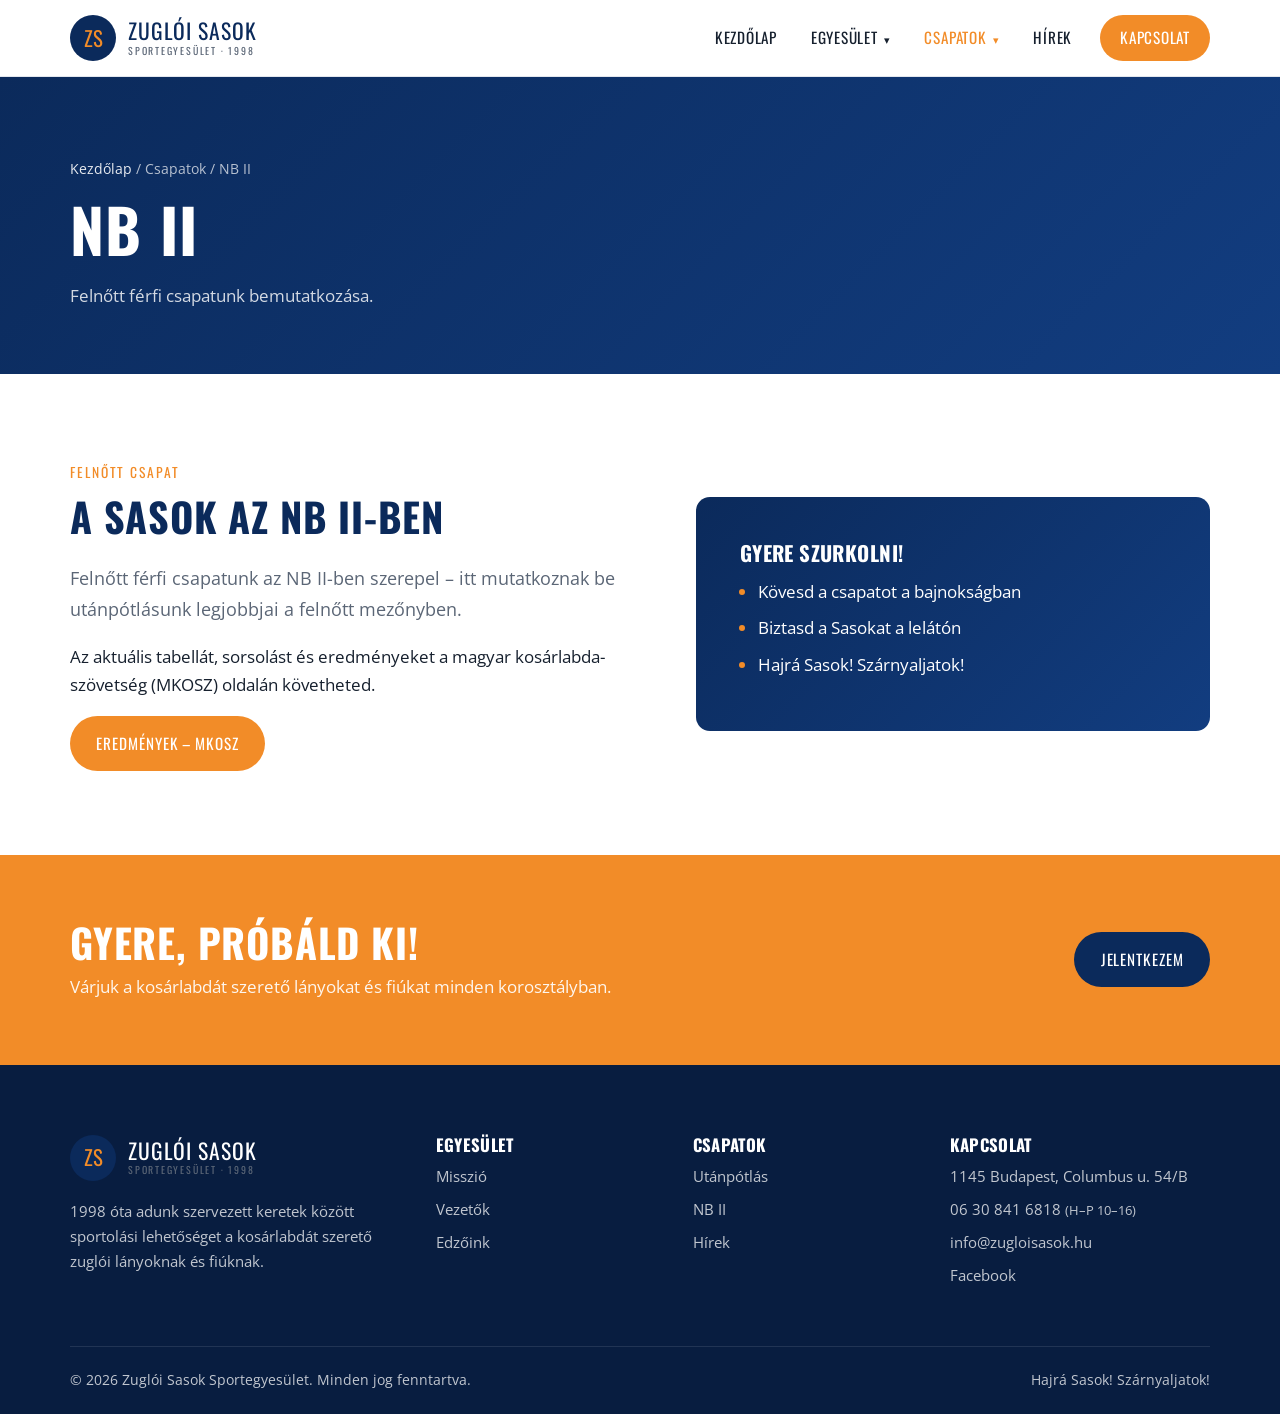
<file: nb2.html>
<!doctype html>
<html lang="hu">
<head>
<meta charset="utf-8">
<meta name="viewport" content="width=device-width, initial-scale=1">
<title>NB II – Zuglói Sasok</title>
<meta name="description" content="A Zuglói Sasok felnőtt NB II-es csapata.">
<link rel="preconnect" href="https://fonts.googleapis.com">
<link rel="preconnect" href="https://fonts.gstatic.com" crossorigin>
<link href="https://fonts.googleapis.com/css2?family=Oswald:wght@400;500;600&family=Open+Sans:wght@400;600;700&display=swap" rel="stylesheet">
<link rel="stylesheet" href="assets/css/style.css">
</head>
<body>
<header class="site-header">
  <div class="container site-header__inner">
    <a class="logo" href="index.html" aria-label="Zuglói Sasok – kezdőlap"><span class="logo__mark">ZS</span><span class="logo__text">Zuglói Sasok<small>Sportegyesület · 1998</small></span></a>
    <button class="nav-toggle" aria-label="Menü" aria-expanded="false"><span></span><span></span><span></span></button>
    <nav class="nav" aria-label="Fő navigáció"><ul><li><a href="index.html">Kezdőlap</a></li><li class="has-sub"><a href="misszio.html">Egyesület</a><ul class="sub"><li><a href="misszio.html">Misszió</a></li><li><a href="vezetok.html">Vezetők</a></li><li><a href="edzoink.html">Edzőink</a></li></ul></li><li class="has-sub"><a href="csapatok.html" aria-current="page">Csapatok</a><ul class="sub"><li><a href="csapatok.html">Utánpótlás</a></li><li><a href="nb2.html">NB II</a></li></ul></li><li><a href="hirek.html">Hírek</a></li><li class="nav-cta"><a href="kapcsolat.html">Kapcsolat</a></li></ul></nav>
  </div>
</header>
<main>
<section class="page-hero"><div class="container">
  <div class="breadcrumb"><a href="index.html">Kezdőlap</a> / Csapatok / NB II</div>
  <h1>NB II</h1><p>Felnőtt férfi csapatunk bemutatkozása.</p>
</div></section>
<section class="section"><div class="container split">
  <div class="reveal"><span class="eyebrow">Felnőtt csapat</span><h2>A Sasok az NB II-ben</h2>
    <p class="lead">Felnőtt férfi csapatunk az NB II-ben szerepel – itt mutatkoznak be utánpótlásunk legjobbjai a felnőtt mezőnyben.</p>
    <p>Az aktuális tabellát, sorsolást és eredményeket a magyar kosárlabda-szövetség (MKOSZ) oldalán követheted.</p>
    <a class="btn btn--accent" href="https://mkosz.hu" target="_blank" rel="noopener">Eredmények – MKOSZ</a></div>
  <div class="panel reveal"><h3>Gyere szurkolni!</h3><ul>
    <li>Kövesd a csapatot a bajnokságban</li><li>Biztasd a Sasokat a lelátón</li><li>Hajrá Sasok! Szárnyaljatok!</li></ul></div>
</div></section>
<section class="cta"><div class="container cta__inner">
  <div><h2>Gyere, próbáld ki!</h2><p>Várjuk a kosárlabdát szerető lányokat és fiúkat minden korosztályban.</p></div>
  <a class="btn" href="kapcsolat.html">Jelentkezem</a>
</div></section>

</main>
<footer class="site-footer">
  <div class="container">
    <div class="footer-grid">
      <div>
        <a class="logo" href="index.html" aria-label="Zuglói Sasok – kezdőlap"><span class="logo__mark">ZS</span><span class="logo__text">Zuglói Sasok<small>Sportegyesület · 1998</small></span></a>
        <p style="margin-top:18px">1998 óta adunk szervezett keretek között sportolási lehetőséget a kosárlabdát szerető zuglói lányoknak és fiúknak.</p>
      </div>
      <div>
        <h4>Egyesület</h4>
        <ul><li><a href="misszio.html">Misszió</a></li><li><a href="vezetok.html">Vezetők</a></li><li><a href="edzoink.html">Edzőink</a></li></ul>
      </div>
      <div>
        <h4>Csapatok</h4>
        <ul><li><a href="csapatok.html">Utánpótlás</a></li><li><a href="nb2.html">NB II</a></li><li><a href="hirek.html">Hírek</a></li></ul>
      </div>
      <div>
        <h4>Kapcsolat</h4>
        <ul>
          <li>1145 Budapest, Columbus u. 54/B</li>
          <li><a href="tel:+36308416818">06 30 841 6818</a> <small>(H–P 10–16)</small></li>
          <li><a href="mailto:info@zugloisasok.hu">info@zugloisasok.hu</a></li>
          <li><a href="https://www.facebook.com/zugloisasok/" target="_blank" rel="noopener">Facebook</a></li>
        </ul>
      </div>
    </div>
    <div class="footer-bottom">
      <span>© <span id="year">2026</span> Zuglói Sasok Sportegyesület. Minden jog fenntartva.</span>
      <span>Hajrá Sasok! Szárnyaljatok!</span>
    </div>
  </div>
</footer>
<script src="assets/js/main.js"></script>
</body>
</html>
</file>
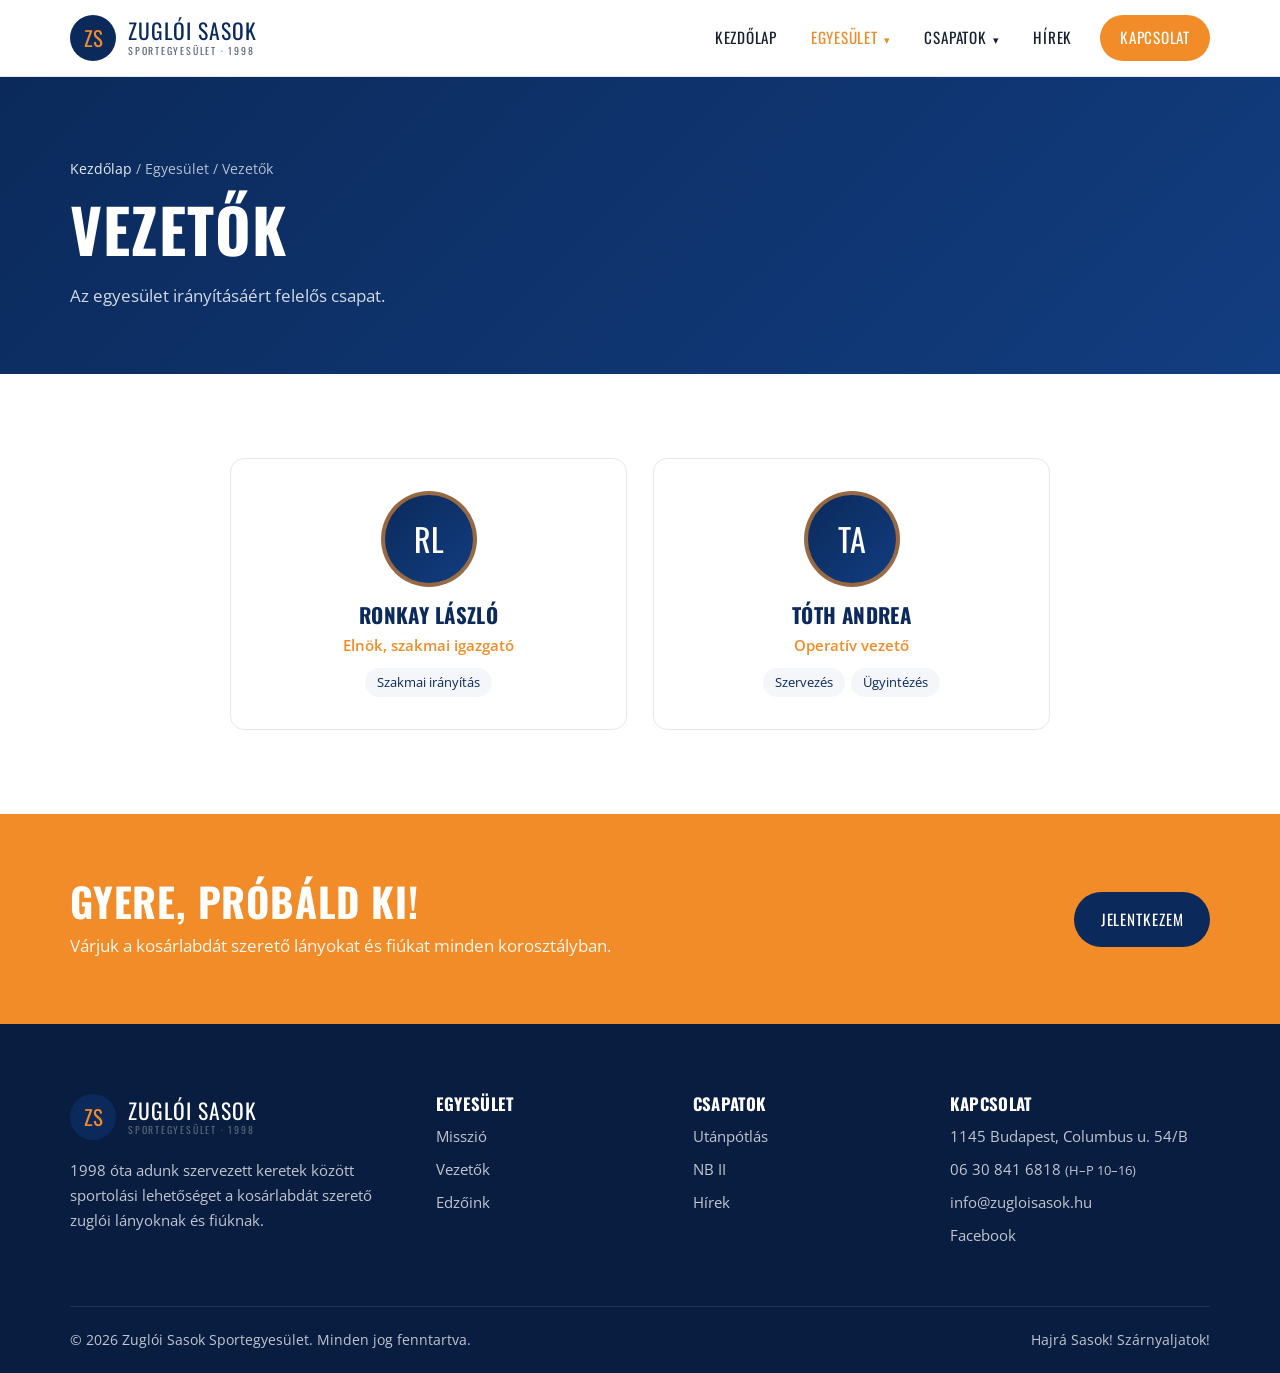
<file: vezetok.html>
<!doctype html>
<html lang="hu">
<head>
<meta charset="utf-8">
<meta name="viewport" content="width=device-width, initial-scale=1">
<title>Vezetők – Zuglói Sasok</title>
<meta name="description" content="A Zuglói Sasok Sportegyesület vezetői.">
<link rel="preconnect" href="https://fonts.googleapis.com">
<link rel="preconnect" href="https://fonts.gstatic.com" crossorigin>
<link href="https://fonts.googleapis.com/css2?family=Oswald:wght@400;500;600&family=Open+Sans:wght@400;600;700&display=swap" rel="stylesheet">
<link rel="stylesheet" href="assets/css/style.css">
</head>
<body>
<header class="site-header">
  <div class="container site-header__inner">
    <a class="logo" href="index.html" aria-label="Zuglói Sasok – kezdőlap"><span class="logo__mark">ZS</span><span class="logo__text">Zuglói Sasok<small>Sportegyesület · 1998</small></span></a>
    <button class="nav-toggle" aria-label="Menü" aria-expanded="false"><span></span><span></span><span></span></button>
    <nav class="nav" aria-label="Fő navigáció"><ul><li><a href="index.html">Kezdőlap</a></li><li class="has-sub"><a href="misszio.html" aria-current="page">Egyesület</a><ul class="sub"><li><a href="misszio.html">Misszió</a></li><li><a href="vezetok.html">Vezetők</a></li><li><a href="edzoink.html">Edzőink</a></li></ul></li><li class="has-sub"><a href="csapatok.html">Csapatok</a><ul class="sub"><li><a href="csapatok.html">Utánpótlás</a></li><li><a href="nb2.html">NB II</a></li></ul></li><li><a href="hirek.html">Hírek</a></li><li class="nav-cta"><a href="kapcsolat.html">Kapcsolat</a></li></ul></nav>
  </div>
</header>
<main>
<section class="page-hero"><div class="container">
  <div class="breadcrumb"><a href="index.html">Kezdőlap</a> / Egyesület / Vezetők</div>
  <h1>Vezetők</h1><p>Az egyesület irányításáért felelős csapat.</p>
</div></section>
<section class="section"><div class="container">
  <div class="grid grid--2" style="max-width:820px;margin:0 auto">
    <div class="person reveal"><div class="avatar">RL</div><h3>Ronkay László</h3><div class="role">Elnök, szakmai igazgató</div><span class="tag">Szakmai irányítás</span></div>
    <div class="person reveal"><div class="avatar">TA</div><h3>Tóth Andrea</h3><div class="role">Operatív vezető</div><span class="tag">Szervezés</span><span class="tag">Ügyintézés</span></div>
  </div>
</div></section>
<section class="cta"><div class="container cta__inner">
  <div><h2>Gyere, próbáld ki!</h2><p>Várjuk a kosárlabdát szerető lányokat és fiúkat minden korosztályban.</p></div>
  <a class="btn" href="kapcsolat.html">Jelentkezem</a>
</div></section>

</main>
<footer class="site-footer">
  <div class="container">
    <div class="footer-grid">
      <div>
        <a class="logo" href="index.html" aria-label="Zuglói Sasok – kezdőlap"><span class="logo__mark">ZS</span><span class="logo__text">Zuglói Sasok<small>Sportegyesület · 1998</small></span></a>
        <p style="margin-top:18px">1998 óta adunk szervezett keretek között sportolási lehetőséget a kosárlabdát szerető zuglói lányoknak és fiúknak.</p>
      </div>
      <div>
        <h4>Egyesület</h4>
        <ul><li><a href="misszio.html">Misszió</a></li><li><a href="vezetok.html">Vezetők</a></li><li><a href="edzoink.html">Edzőink</a></li></ul>
      </div>
      <div>
        <h4>Csapatok</h4>
        <ul><li><a href="csapatok.html">Utánpótlás</a></li><li><a href="nb2.html">NB II</a></li><li><a href="hirek.html">Hírek</a></li></ul>
      </div>
      <div>
        <h4>Kapcsolat</h4>
        <ul>
          <li>1145 Budapest, Columbus u. 54/B</li>
          <li><a href="tel:+36308416818">06 30 841 6818</a> <small>(H–P 10–16)</small></li>
          <li><a href="mailto:info@zugloisasok.hu">info@zugloisasok.hu</a></li>
          <li><a href="https://www.facebook.com/zugloisasok/" target="_blank" rel="noopener">Facebook</a></li>
        </ul>
      </div>
    </div>
    <div class="footer-bottom">
      <span>© <span id="year">2026</span> Zuglói Sasok Sportegyesület. Minden jog fenntartva.</span>
      <span>Hajrá Sasok! Szárnyaljatok!</span>
    </div>
  </div>
</footer>
<script src="assets/js/main.js"></script>
</body>
</html>
</file>
<file: assets/css/style.css>
/* ==========================================================
   Zuglói Sasok – megújított arculat
   A márkaszínek és betűtípusok EGY helyen, itt állíthatók.
   ========================================================== */
:root {
  /* --- Márkaszínek (cserélhető az eredeti oldal értékeire) --- */
  --brand-primary: #0b2a5b;     /* sötétkék */
  --brand-primary-2: #123d80;
  --brand-accent: #f28c28;      /* kosárlabda-narancs */
  --brand-accent-2: #d9731a;

  /* --- Betűtípusok --- */
  --font-heading: "Oswald", "Arial Narrow", sans-serif;
  --font-body: "Open Sans", Arial, sans-serif;

  /* --- Semleges tónusok --- */
  --ink: #16202e;
  --muted: #5b6676;
  --line: #e3e7ee;
  --bg: #ffffff;
  --bg-soft: #f4f6fa;
  --radius: 14px;
  --shadow: 0 10px 30px rgba(11, 42, 91, .10);
  --max: 1180px;
}

*, *::before, *::after { box-sizing: border-box; }
html { scroll-behavior: smooth; overflow-x: clip; }
body { margin: 0; font-family: var(--font-body); color: var(--ink); background: var(--bg); line-height: 1.65; font-size: 17px; }
img { max-width: 100%; display: block; }
a { color: var(--brand-primary-2); }
h1, h2, h3, h4 { font-family: var(--font-heading); color: var(--brand-primary); line-height: 1.15; margin: 0 0 .6em; text-transform: uppercase; letter-spacing: .02em; }
h1 { font-size: clamp(2.2rem, 5vw, 3.8rem); }
h2 { font-size: clamp(1.7rem, 3.4vw, 2.5rem); }
h3 { font-size: 1.3rem; }
p { margin: 0 0 1em; }
.container { width: 100%; max-width: var(--max); margin: 0 auto; padding: 0 20px; }
.section { padding: 84px 0; }
.section--soft { background: var(--bg-soft); }
.eyebrow { display: inline-block; font-family: var(--font-heading); text-transform: uppercase; letter-spacing: .14em; font-size: .85rem; color: var(--brand-accent); margin-bottom: .6rem; }
.lead { font-size: 1.15rem; color: var(--muted); max-width: 720px; }
.center { text-align: center; } .center .lead { margin-left: auto; margin-right: auto; }

/* Gombok */
.btn { display: inline-flex; align-items: center; gap: .5em; padding: .85em 1.6em; border-radius: 999px; font-family: var(--font-heading); text-transform: uppercase; letter-spacing: .06em; text-decoration: none; font-size: .95rem; transition: transform .2s, background .2s, color .2s; border: 2px solid transparent; }
.btn--accent { background: var(--brand-accent); color: #fff; }
.btn--accent:hover { background: var(--brand-accent-2); transform: translateY(-2px); }
.btn--ghost { border-color: rgba(255,255,255,.7); color: #fff; }
.btn--ghost:hover { background: #fff; color: var(--brand-primary); }
.btn--outline { border-color: var(--brand-primary); color: var(--brand-primary); }
.btn--outline:hover { background: var(--brand-primary); color: #fff; }

/* Fejléc */
.site-header { position: sticky; top: 0; z-index: 50; background: rgba(255,255,255,.96); backdrop-filter: blur(8px); border-bottom: 1px solid var(--line); }
.site-header__inner { display: flex; align-items: center; justify-content: space-between; height: 76px; }
.logo { display: flex; align-items: center; gap: 12px; text-decoration: none; }
.logo__mark { width: 46px; height: 46px; border-radius: 50%; background: var(--brand-primary); display: grid; place-items: center; color: var(--brand-accent); font-family: var(--font-heading); font-size: 1.3rem; }
.logo__text { font-family: var(--font-heading); text-transform: uppercase; color: var(--brand-primary); font-size: 1.35rem; line-height: 1; letter-spacing: .04em; }
.logo__text small { display: block; font-size: .62rem; color: var(--muted); letter-spacing: .18em; margin-top: 4px; }
.nav > ul { list-style: none; margin: 0; padding: 0; display: flex; gap: 6px; align-items: center; }
.nav li { position: relative; }
.nav a { display: block; padding: 10px 14px; text-decoration: none; color: var(--ink); font-family: var(--font-heading); text-transform: uppercase; letter-spacing: .05em; font-size: .95rem; border-radius: 8px; }
.nav a:hover, .nav a[aria-current="page"] { color: var(--brand-accent); }
.nav .has-sub > a::after { content: "▾"; font-size: .7em; margin-left: 6px; }
.nav .sub { list-style: none; margin: 0; padding: 8px; position: absolute; top: 100%; left: 0; min-width: 210px; background: #fff; border-radius: 12px; box-shadow: var(--shadow); opacity: 0; visibility: hidden; transform: translateY(8px); transition: .2s; }
.nav .has-sub:hover .sub, .nav .has-sub:focus-within .sub { opacity: 1; visibility: visible; transform: none; }
.nav .sub a { text-transform: none; font-family: var(--font-body); font-size: .95rem; }
.nav .sub a:hover { background: var(--bg-soft); }
.nav .nav-cta a { background: var(--brand-accent); color: #fff; border-radius: 999px; padding: 10px 20px; margin-left: 8px; }
.nav .nav-cta a:hover { background: var(--brand-accent-2); color: #fff; }
.nav-toggle { display: none; background: none; border: 0; width: 44px; height: 44px; cursor: pointer; }
.nav-toggle span { display: block; height: 2px; background: var(--brand-primary); margin: 6px 8px; transition: .2s; }

/* Hero */
.hero { position: relative; color: #fff; background: radial-gradient(1200px 500px at 85% 20%, rgba(242,140,40,.35), transparent 60%), linear-gradient(135deg, var(--brand-primary) 0%, var(--brand-primary-2) 100%); overflow: hidden; }
.hero::after { content: ""; position: absolute; right: -120px; bottom: -160px; width: 520px; height: 520px; border-radius: 50%; border: 3px solid rgba(255,255,255,.08); box-shadow: 0 0 0 60px rgba(255,255,255,.03); }
.hero__inner { position: relative; z-index: 1; padding: 120px 0 110px; max-width: 760px; }
.hero h1 { color: #fff; }
.hero h1 em { font-style: normal; color: var(--brand-accent); }
.hero p { font-size: 1.2rem; color: rgba(255,255,255,.85); }
.hero__actions { display: flex; flex-wrap: wrap; gap: 14px; margin-top: 30px; }
.page-hero { background: linear-gradient(135deg, var(--brand-primary), var(--brand-primary-2)); color: #fff; padding: 80px 0 64px; }
.page-hero h1 { color: #fff; margin-bottom: .3em; }
.page-hero p { color: rgba(255,255,255,.82); margin: 0; max-width: 680px; }
.breadcrumb { font-size: .88rem; margin-bottom: 14px; color: rgba(255,255,255,.7); }
.breadcrumb a { color: rgba(255,255,255,.9); text-decoration: none; }

/* Statisztika sáv */
.stats { display: grid; grid-template-columns: repeat(4, 1fr); gap: 20px; margin-top: -54px; position: relative; z-index: 2; }
.stat { background: #fff; border-radius: var(--radius); box-shadow: var(--shadow); padding: 26px; text-align: center; }
.stat strong { display: block; font-family: var(--font-heading); font-size: 2.4rem; color: var(--brand-accent); line-height: 1; }
.stat span { color: var(--muted); font-size: .95rem; }

/* Rácsok, kártyák */
.grid { display: grid; gap: 26px; }
.grid--2 { grid-template-columns: repeat(2, 1fr); }
.grid--3 { grid-template-columns: repeat(3, 1fr); }
.grid--4 { grid-template-columns: repeat(4, 1fr); }
.split { display: grid; grid-template-columns: 1.1fr 1fr; gap: 60px; align-items: center; }
.card { background: #fff; border: 1px solid var(--line); border-radius: var(--radius); padding: 30px; transition: transform .25s, box-shadow .25s; }
.card:hover { transform: translateY(-4px); box-shadow: var(--shadow); }
.card__icon { width: 54px; height: 54px; border-radius: 14px; background: rgba(242,140,40,.12); color: var(--brand-accent); display: grid; place-items: center; font-size: 1.5rem; margin-bottom: 18px; }
.card p { color: var(--muted); margin: 0; }
.panel { border-radius: var(--radius); background: linear-gradient(135deg, var(--brand-primary), var(--brand-primary-2)); color: #fff; padding: 44px; position: relative; overflow: hidden; }
.panel h3 { color: #fff; }
.panel ul { padding-left: 1.1em; margin: 0; }
.panel li { margin-bottom: .5em; }
.panel li::marker { color: var(--brand-accent); }

/* Személy kártya */
.person { text-align: center; background: #fff; border: 1px solid var(--line); border-radius: var(--radius); padding: 32px 22px; transition: .25s; }
.person:hover { box-shadow: var(--shadow); transform: translateY(-4px); }
.avatar { width: 96px; height: 96px; border-radius: 50%; margin: 0 auto 16px; display: grid; place-items: center; font-family: var(--font-heading); font-size: 2rem; color: #fff; background: linear-gradient(135deg, var(--brand-primary), var(--brand-primary-2)); border: 4px solid rgba(242,140,40,.6); }
.person h3 { margin-bottom: .25em; }
.person .role { color: var(--brand-accent); font-weight: 600; font-size: .95rem; }
.tag { display: inline-block; background: var(--bg-soft); color: var(--brand-primary); border-radius: 999px; padding: 4px 12px; font-size: .82rem; margin: 10px 3px 0; }

/* Hírek */
.post { background: #fff; border-radius: var(--radius); overflow: hidden; border: 1px solid var(--line); display: flex; flex-direction: column; transition: .25s; }
.post:hover { box-shadow: var(--shadow); transform: translateY(-4px); }
.post__thumb { aspect-ratio: 16/9; background: linear-gradient(135deg, var(--brand-primary-2), var(--brand-primary)); position: relative; }
.post__thumb::after { content: "🏀"; position: absolute; inset: 0; display: grid; place-items: center; font-size: 3rem; opacity: .9; }
.post__body { padding: 24px; display: flex; flex-direction: column; flex: 1; }
.post__meta { font-size: .82rem; color: var(--brand-accent); text-transform: uppercase; letter-spacing: .1em; margin-bottom: 8px; font-family: var(--font-heading); }
.post__body p { color: var(--muted); }
.post__link { margin-top: auto; font-family: var(--font-heading); text-transform: uppercase; letter-spacing: .06em; text-decoration: none; color: var(--brand-primary); }
.post__link:hover { color: var(--brand-accent); }
.article { max-width: 760px; margin: 0 auto; }
.article p { font-size: 1.08rem; }
.score { display: flex; align-items: center; justify-content: space-between; gap: 16px; background: var(--bg-soft); border-radius: var(--radius); padding: 22px 26px; margin: 24px 0; font-family: var(--font-heading); text-transform: uppercase; }
.score b { font-size: 2rem; color: var(--brand-accent); }

/* Táblázat */
.table-wrap { overflow-x: auto; border-radius: var(--radius); border: 1px solid var(--line); }
table { width: 100%; border-collapse: collapse; background: #fff; }
th, td { padding: 14px 18px; text-align: left; border-bottom: 1px solid var(--line); }
th { background: var(--brand-primary); color: #fff; font-family: var(--font-heading); text-transform: uppercase; letter-spacing: .05em; font-weight: 400; }
tr:last-child td { border-bottom: 0; }
tr:nth-child(even) td { background: var(--bg-soft); }

/* CTA sáv */
.cta { background: var(--brand-accent); color: #fff; padding: 64px 0; }
.cta__inner { display: flex; align-items: center; justify-content: space-between; gap: 30px; flex-wrap: wrap; }
.cta h2 { color: #fff; margin: 0 0 .2em; }
.cta p { margin: 0; opacity: .92; }
.cta .btn { background: var(--brand-primary); color: #fff; }
.cta .btn:hover { background: #fff; color: var(--brand-primary); }

/* Kapcsolat */
.contact-list { list-style: none; padding: 0; margin: 0; }
.contact-list li { display: flex; gap: 16px; padding: 18px 0; border-bottom: 1px solid var(--line); }
.contact-list .ic { flex: 0 0 46px; height: 46px; border-radius: 12px; background: rgba(242,140,40,.12); display: grid; place-items: center; font-size: 1.2rem; }
.contact-list strong { display: block; font-family: var(--font-heading); text-transform: uppercase; color: var(--brand-primary); letter-spacing: .04em; }
form .row { display: grid; grid-template-columns: 1fr 1fr; gap: 16px; }
label { display: block; font-size: .9rem; font-weight: 600; margin-bottom: 6px; }
input, select, textarea { width: 100%; padding: 13px 15px; border: 1px solid var(--line); border-radius: 10px; font: inherit; margin-bottom: 16px; background: #fff; }
input:focus, select:focus, textarea:focus { outline: 2px solid var(--brand-accent); border-color: transparent; }
.map { border: 0; width: 100%; height: 380px; border-radius: var(--radius); }

/* Lábléc */
.site-footer { background: #081d40; color: rgba(255,255,255,.75); padding: 70px 0 0; font-size: .95rem; }
.site-footer h4 { color: #fff; font-size: 1.05rem; }
.site-footer a { color: rgba(255,255,255,.75); text-decoration: none; }
.site-footer a:hover { color: var(--brand-accent); }
.site-footer ul { list-style: none; padding: 0; margin: 0; }
.site-footer li { margin-bottom: 8px; }
.footer-grid { display: grid; grid-template-columns: 1.5fr 1fr 1fr 1.2fr; gap: 40px; }
.site-footer .logo__text { color: #fff; }
.footer-bottom { margin-top: 50px; border-top: 1px solid rgba(255,255,255,.1); padding: 22px 0; display: flex; justify-content: space-between; flex-wrap: wrap; gap: 10px; font-size: .85rem; }

/* A hónap sportolója */
.section--tight { padding-bottom: 0; }
.motm { display: grid; grid-template-columns: 1.1fr 1fr; gap: 48px; align-items: center; }
.motm__img img { width: 100%; height: auto; border-radius: var(--radius); box-shadow: var(--shadow); transition: transform .3s; }
.motm__img:hover img { transform: scale(1.02); }

/* Animáció */
.reveal { opacity: 0; transform: translateY(24px); transition: opacity .7s ease, transform .7s ease; }
.reveal.is-visible { opacity: 1; transform: none; }
@media (prefers-reduced-motion: reduce) { .reveal { opacity: 1; transform: none; transition: none; } }

/* Reszponzív */
@media (max-width: 1000px) {
  .grid--4, .stats { grid-template-columns: repeat(2, 1fr); }
  .grid--3 { grid-template-columns: repeat(2, 1fr); }
  .footer-grid { grid-template-columns: 1fr 1fr; }
  .split, .motm { grid-template-columns: 1fr; gap: 36px; }
  .nav-toggle { display: block; }
  .nav { position: fixed; inset: 76px 0 0 0; background: #fff; padding: 20px; overflow-y: auto; transform: translateX(100%); visibility: hidden; transition: transform .3s, visibility .3s; }
  .nav.is-open { transform: none; visibility: visible; }
  .nav > ul { flex-direction: column; align-items: stretch; }
  .nav .sub { position: static; opacity: 1; visibility: visible; transform: none; box-shadow: none; padding: 0 0 0 14px; }
  .nav .nav-cta a { margin: 10px 0 0; text-align: center; }
  .nav-open .nav-toggle span:nth-child(1) { transform: translateY(8px) rotate(45deg); }
  .nav-open .nav-toggle span:nth-child(2) { opacity: 0; }
  .nav-open .nav-toggle span:nth-child(3) { transform: translateY(-8px) rotate(-45deg); }
}
@media (max-width: 640px) {
  .section { padding: 60px 0; }
  .container { padding: 0 16px; }
  .grid--2, .grid--3, .grid--4, .footer-grid, form .row { grid-template-columns: 1fr; }
  .stats { grid-template-columns: 1fr 1fr; gap: 12px; }
  .stat { padding: 18px; } .stat strong { font-size: 1.8rem; }
  .hero__inner { padding: 80px 0 100px; }
  .panel { padding: 30px; }
}
</file>
